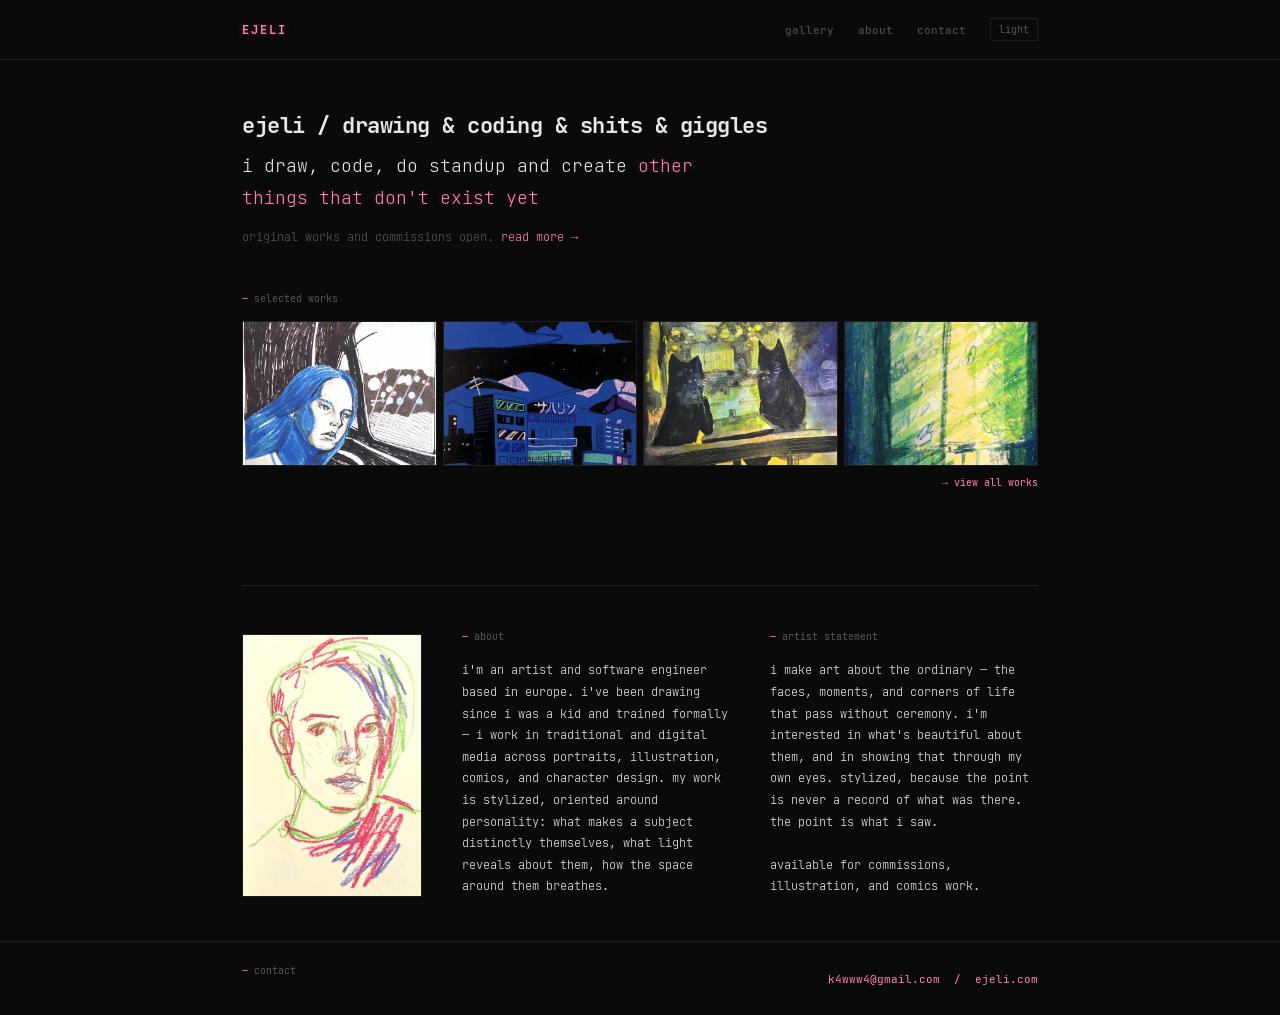
<file: index.html>
<!DOCTYPE html>
<html lang="en">
<head>
  <meta charset="UTF-8">
  <meta name="viewport" content="width=device-width, initial-scale=1.0">
  <title>ejeli</title>
  <meta name="description" content="i draw, code, do standup and create things that don't exist yet.">
  <meta property="og:title" content="ejeli">
  <meta property="og:description" content="i draw, code, do standup and create things that don't exist yet.">
  <meta property="og:image" content="https://ejeli.com/images/featured.jpg">
  <meta property="og:url" content="https://ejeli.com">
  <link rel="stylesheet" href="style.css">
  <!-- apply stored theme before first paint to prevent flash -->
  <script>if(localStorage.getItem('ejeli-theme')==='light')document.documentElement.classList.add('light');</script>
</head>
<body>

  <nav>
    <div class="container">
      <div class="nav-inner">
        <a href="index.html" class="nav-logo">EJELI</a>
        <div class="nav-links">
          <a href="gallery.html">gallery</a>
          <a href="#about">about</a>
          <a href="#contact">contact</a>
          <button class="theme-toggle" id="theme-toggle" aria-label="Toggle theme">light</button>
        </div>
      </div>
    </div>
  </nav>

  <main>
    <div class="container">

      <!-- Hero -->
      <section class="hero">
        <h1 class="hero-name">ejeli / drawing &amp; coding &amp; shits &amp; giggles</h1>
        <p class="tagline">i draw, code, do standup and create <span class="accent">other things that don't exist yet</span></p>
        <p class="hero-bio">original works and commissions open. <a href="#about" class="read-more">read more →</a></p>

        <p class="section-label">selected works</p>
        <div class="gallery-teaser">
          <a href="gallery.html" aria-label="blue monday">
            <img src="images/blue-monday.jpg" alt="blue monday — ink and marker drawing of a woman with bright blue hair sitting in a car" class="artwork-img" width="1222" height="1600" loading="lazy">
          </a>
          <a href="gallery.html" aria-label="sakhalin">
            <img src="images/sakhalin.jpg" alt="sakhalin — night street in deep blue and black, mountains behind" class="artwork-img" width="994" height="1600" loading="lazy">
          </a>
          <a href="dialogues.html" aria-label="dialogues series">
            <img src="images/dialogues-1.jpg" alt="dialogues series — watercolour of two black cats on a balcony at night" class="artwork-img" width="1101" height="1600" loading="lazy">
          </a>
          <a href="gallery.html" aria-label="light penetrating the balcony">
            <img src="images/light-penetrating-the-balcony.jpg" alt="light penetrating the balcony — green and yellow light through a balcony door in oil pastel" class="artwork-img" width="957" height="1600" loading="lazy">
          </a>
        </div>
        <a href="gallery.html" class="view-all">→ view all works</a>
      </section>

      <!-- About + Artist Statement -->
      <section class="about-section" id="about">
        <div class="about-grid">
          <div class="about-photo-col">
            <img src="images/portrait.jpg" alt="self-portrait in crayon — ejeli" class="about-photo" width="821" height="1200">
          </div>
          <div>
            <p class="section-label">about</p>
            <p class="about-body">i'm an artist and software engineer based in europe. i've been drawing since i was a kid and trained formally — i work in traditional and digital media across portraits, illustration, comics, and character design. my work is stylized, oriented around personality: what makes a subject distinctly themselves, what light reveals about them, how the space around them breathes.</p>
          </div>
          <div>
            <p class="section-label">artist statement</p>
            <p class="about-body">i make art about the ordinary — the faces, moments, and corners of life that pass without ceremony. i'm interested in what's beautiful about them, and in showing that through my own eyes. stylized, because the point is never a record of what was there. the point is what i saw.<br><br>available for commissions, illustration, and comics work.</p>
          </div>
        </div>
      </section>

    </div>
  </main>

  <footer id="contact">
    <div class="container">
      <div class="footer-inner">
        <span class="section-label">contact</span>
        <span class="footer-links">
          <a href="mailto:k4www4@gmail.com">k4www4@gmail.com</a>
          &nbsp;/&nbsp;
          <a href="https://ejeli.com" target="_blank" rel="noopener noreferrer">ejeli.com</a>
        </span>
      </div>
    </div>
  </footer>

  <script>
    (function () {
      var stored = localStorage.getItem('ejeli-theme');
      var btn = document.getElementById('theme-toggle');
      if (stored === 'light') {
        btn.textContent = 'dark';
      }
      btn.addEventListener('click', function () {
        var isLight = document.documentElement.classList.toggle('light');
        localStorage.setItem('ejeli-theme', isLight ? 'light' : 'dark');
        btn.textContent = isLight ? 'dark' : 'light';
      });
    })();
  </script>

</body>
</html>
</file>
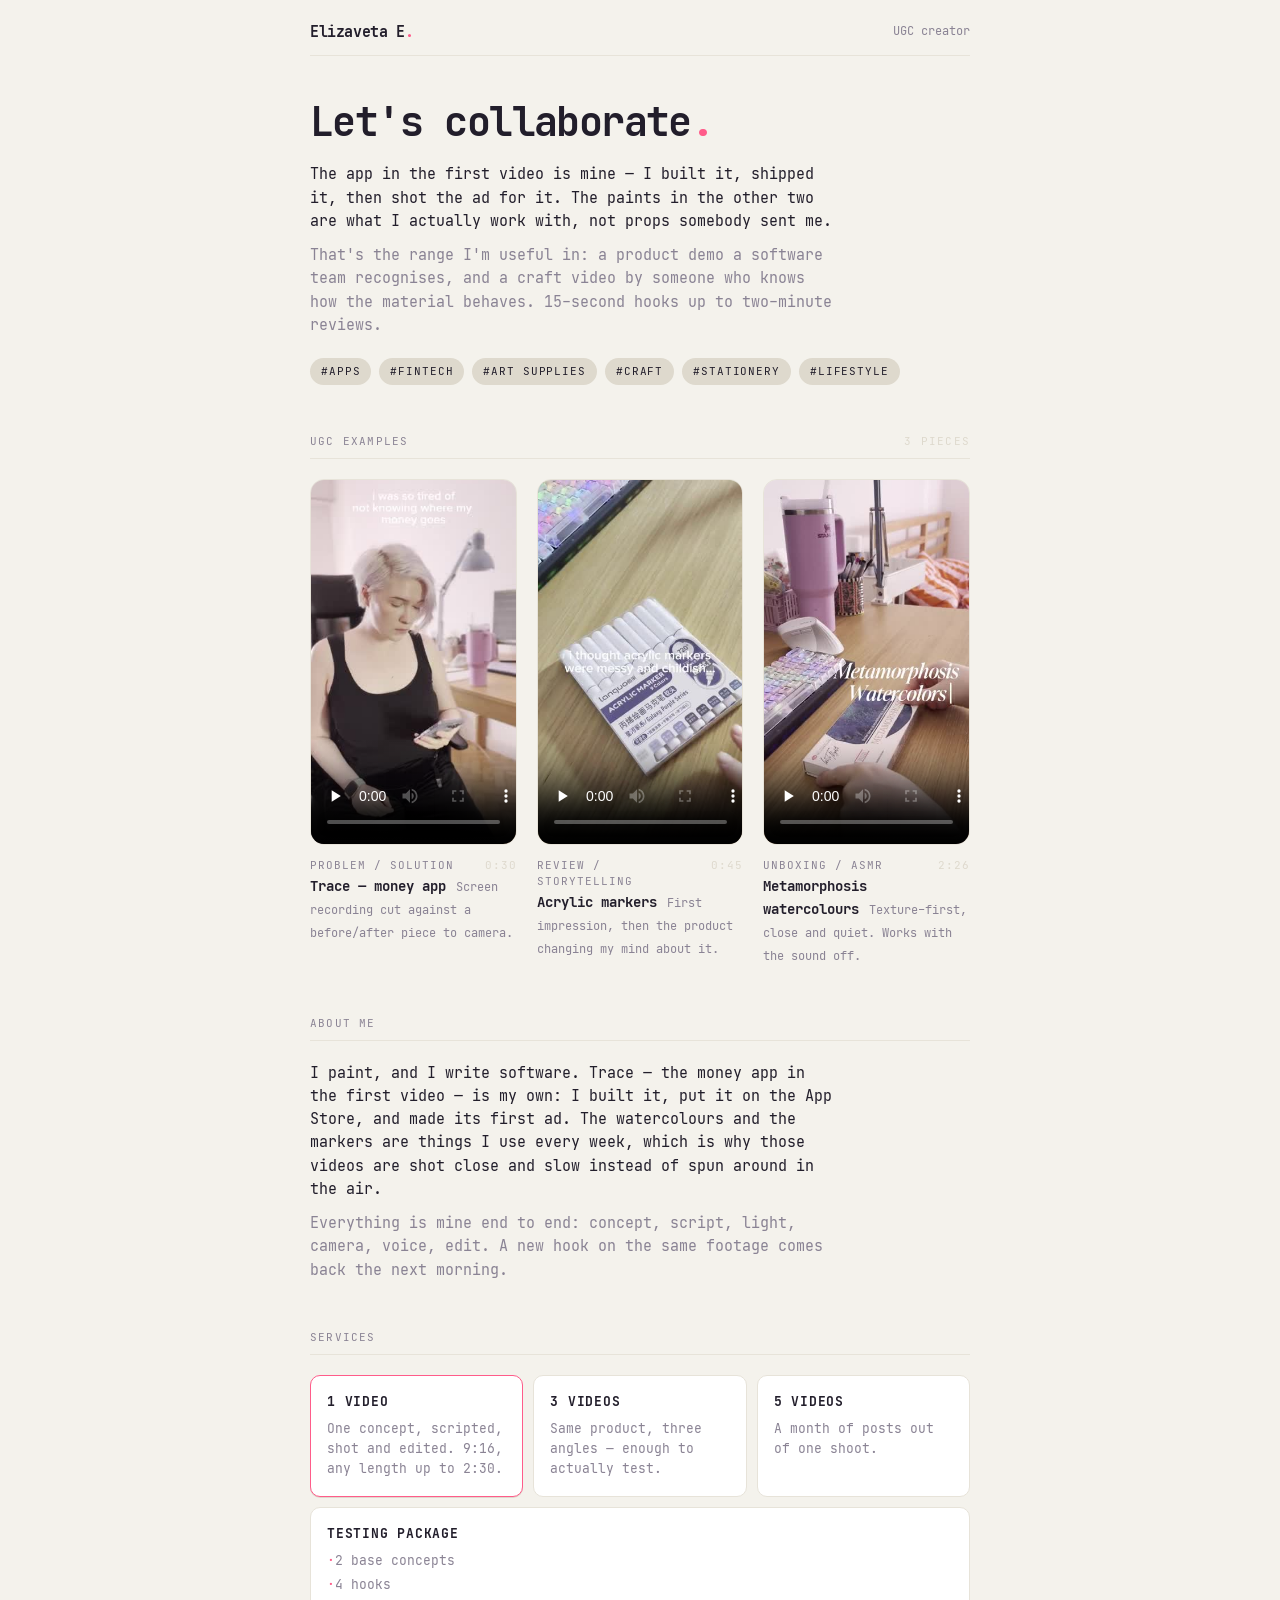
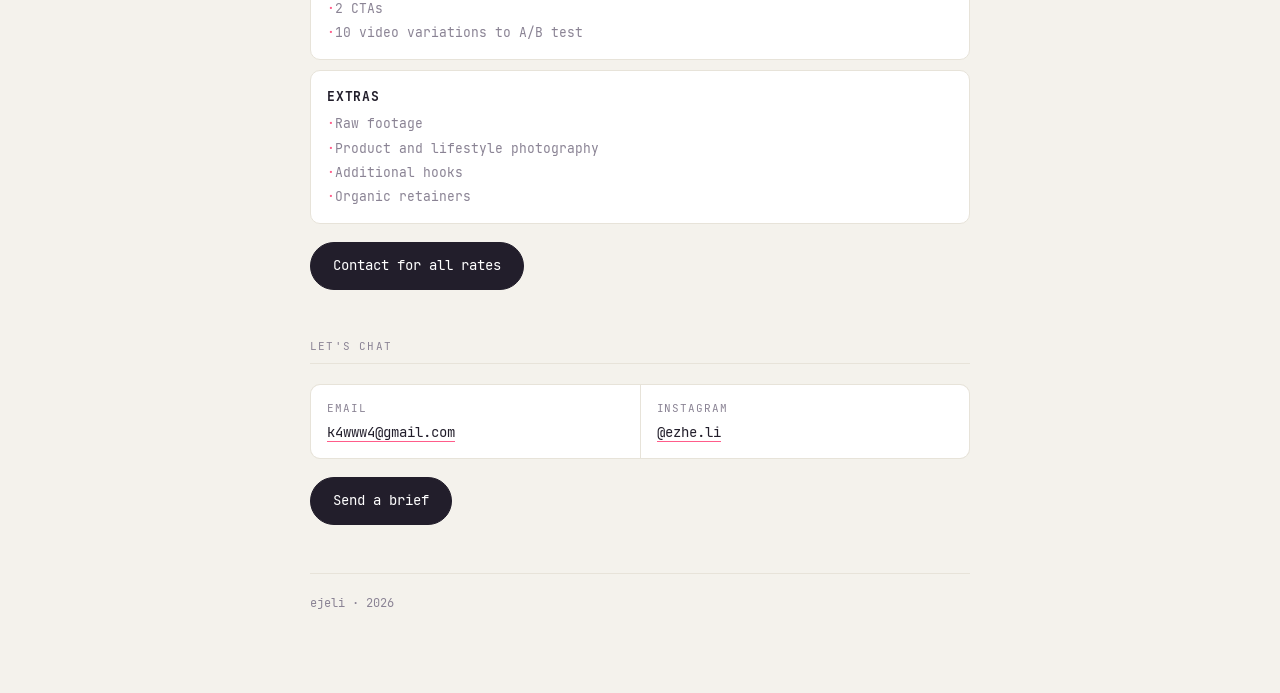
<file: ugc/index.html>
<!DOCTYPE html>
<html lang="en">
<head>
<meta charset="utf-8">
<meta name="viewport" content="width=device-width, initial-scale=1, viewport-fit=cover">
<title>Elizaveta E. — UGC Portfolio</title>
<meta name="description" content="UGC creator — short vertical video for apps, art supplies and craft brands. Concept, script, filming, voice-over, subtitles.">
<meta property="og:title" content="Elizaveta E. — UGC Portfolio">
<meta property="og:description" content="Short vertical video for apps, art supplies and craft brands.">
<meta property="og:image" content="https://ejeli.com/ugc/v/poster3.jpg">
<meta property="og:type" content="website">
<style>
  @font-face {
    font-family: 'JetBrains Mono'; font-style: normal; font-weight: 300; font-display: swap;
    src: url('../fonts/jetbrains-mono-light-latin.woff2') format('woff2');
  }
  @font-face {
    font-family: 'JetBrains Mono'; font-style: normal; font-weight: 400; font-display: swap;
    src: url('../fonts/jetbrains-mono-regular-latin.woff2') format('woff2');
  }
  @font-face {
    font-family: 'JetBrains Mono'; font-style: normal; font-weight: 700; font-display: swap;
    src: url('../fonts/jetbrains-mono-bold-latin.woff2') format('woff2');
  }

  /* Trace design tokens — light. Single-theme on purpose: this is the app's light identity. */
  :root {
    --bg: #F4F2EC;
    --surface: #FFFFFF;
    --text: #221E2B;
    --soft: #8A8394;
    --pri: #FF5C8A;
    --pri-dark: #E23E70;
    --pos: #B26B12;
    --line: #E7E3D9;
    --taupe: #DED9CD;
    --edge: #221E2B;
    --shadow: #DED9CD;
    --mono: 'JetBrains Mono', ui-monospace, 'SF Mono', Menlo, monospace;
  }

  *, *::before, *::after { margin: 0; padding: 0; box-sizing: border-box; }

  html { -webkit-text-size-adjust: 100%; }

  body {
    background: var(--bg);
    color: var(--text);
    font-family: var(--mono);
    font-weight: 400;
    line-height: 1.55;
    -webkit-font-smoothing: antialiased;
  }

  .page {
    max-width: 700px;
    margin: 0 auto;
    padding: 0 20px 80px;
  }

  .statusline {
    display: flex; align-items: center; justify-content: space-between; gap: 16px;
    padding: 20px 0 12px; border-bottom: 1px solid var(--line); margin-bottom: 44px;
  }
  .mark { font-size: 15px; font-weight: 700; letter-spacing: -0.4px; }
  .mark .dot { color: var(--pri); }
  .statusline .role { font-size: 12px; color: var(--soft); }

  section { margin-bottom: 48px; }

  h1 {
    font-size: 40px; font-weight: 700; letter-spacing: -1.6px; line-height: 1.1;
    text-wrap: balance; margin-bottom: 18px;
  }
  h1 .dot { color: var(--pri); }
  .lede { font-size: 15px; max-width: 58ch; }
  .lede + .lede { margin-top: 11px; color: var(--soft); }
  .lede strong { font-weight: 700; color: var(--text); }

  .niches { display: flex; flex-wrap: wrap; gap: 8px; margin-top: 22px; }
  .niche {
    font-size: 11px; letter-spacing: 0.08em; text-transform: uppercase;
    padding: 5px 11px; border-radius: 999px; background: var(--taupe); color: var(--text);
  }

  .label {
    font-size: 11px; letter-spacing: 0.11em; text-transform: uppercase; color: var(--soft);
    padding-bottom: 8px; border-bottom: 1px solid var(--line); margin-bottom: 20px;
    display: flex; justify-content: space-between; gap: 12px;
  }
  .label .count { color: var(--taupe); }

  /* --- examples --- */
  .examples { display: grid; grid-template-columns: repeat(3, 1fr); gap: 20px; }
  figure { display: flex; flex-direction: column; }
  .frame {
    border-radius: 14px; border: 1px solid var(--line); background: var(--surface);
    overflow: hidden; line-height: 0;
  }
  .frame video { width: 100%; aspect-ratio: 9 / 16; object-fit: cover; display: block; }
  figcaption { line-height: 1.45; }
  .fmt {
    font-size: 11px; letter-spacing: 0.09em; text-transform: uppercase;
    margin-top: 13px; color: var(--soft);
    display: flex; justify-content: space-between; gap: 8px;
  }
  .fmt .dur { font-variant-numeric: tabular-nums; color: var(--taupe); }
  .who { font-size: 14px; font-weight: 700; margin-top: 3px; }
  .note { font-size: 12px; color: var(--soft); margin-top: 5px; }

  /* --- services --- */
  .packs { display: grid; grid-template-columns: repeat(3, 1fr); gap: 10px; }
  .pack {
    background: var(--surface); border: 1px solid var(--line); border-radius: 10px;
    padding: 16px; display: flex; flex-direction: column; gap: 7px;
  }
  .pack.wide { grid-column: 1 / -1; }
  .pack h3 { font-size: 13px; letter-spacing: 0.06em; text-transform: uppercase; font-weight: 700; }
  .pack p, .pack li { font-size: 13px; color: var(--soft); }
  .pack ul { list-style: none; display: flex; flex-direction: column; gap: 4px; }
  .pack ul li::before { content: "\00B7 "; color: var(--pri); }
  .pack.feature { border-color: var(--pri); box-shadow: 0 1px 0 var(--shadow); }

  .cta-row { margin-top: 18px; display: flex; flex-wrap: wrap; gap: 10px; }
  .btn {
    display: inline-block; font-size: 14px; text-decoration: none; font-family: inherit;
    background: var(--edge); color: var(--surface); border: 1px solid var(--edge);
    border-radius: 999px; padding: 12px 22px;
    transition: background 0.15s ease, color 0.15s ease, border-color 0.15s ease;
  }
  .btn.ghost { background: var(--surface); color: var(--text); }
  .btn:hover { background: var(--pri); border-color: var(--pri); color: var(--surface); }
  .btn:focus-visible { outline: 2px solid var(--pri); outline-offset: 3px; }

  .contact {
    display: grid; grid-template-columns: repeat(2, 1fr); gap: 1px;
    background: var(--line); border: 1px solid var(--line);
    border-radius: 10px; overflow: hidden; margin-bottom: 18px;
  }
  .contact div { background: var(--surface); padding: 15px 16px; }
  .contact dt { font-size: 11px; letter-spacing: 0.09em; text-transform: uppercase; color: var(--soft); }
  .contact dd { font-size: 14px; margin-top: 5px; }
  .contact a { color: var(--text); text-decoration: none; border-bottom: 1px solid var(--pri); }
  .contact a:hover { color: var(--pri-dark); }

  footer {
    border-top: 1px solid var(--line); padding-top: 20px; font-size: 12px; color: var(--soft);
    display: flex; justify-content: space-between; gap: 12px; flex-wrap: wrap;
  }
  footer a { color: var(--soft); text-decoration: none; border-bottom: 1px solid var(--taupe); }
  footer a:hover { color: var(--text); border-bottom-color: var(--pri); }

  @media (max-width: 620px) {
    h1 { font-size: 30px; letter-spacing: -1.1px; }
    .examples { grid-template-columns: 1fr; gap: 28px; }
    .packs { grid-template-columns: 1fr; }
    .contact { grid-template-columns: 1fr; }
  }
  @media (prefers-reduced-motion: reduce) { * { transition: none !important; } }
</style>
</head>
<body>
<div class="page">

  <header class="statusline">
    <span class="mark">Elizaveta E<span class="dot">.</span></span>
    <span class="role">UGC creator</span>
  </header>

  <section>
    <h1>Let's collaborate<span class="dot">.</span></h1>
    <p class="lede">The app in the first video is mine — I built it, shipped it, then shot the ad for it.
      The paints in the other two are what I actually work with, not props somebody sent me.</p>
    <p class="lede">That's the range I'm useful in: a product demo a software team recognises, and a craft
      video by someone who knows how the material behaves. 15-second hooks up to two-minute reviews.</p>
    <div class="niches">
      <span class="niche">#apps</span>
      <span class="niche">#fintech</span>
      <span class="niche">#art&nbsp;supplies</span>
      <span class="niche">#craft</span>
      <span class="niche">#stationery</span>
      <span class="niche">#lifestyle</span>
    </div>
  </section>

  <section>
    <div class="label"><span>UGC examples</span><span class="count">3 pieces</span></div>
    <div class="examples">

      <figure>
        <div class="frame">
          <video src="v/video3.mp4" poster="v/poster3.jpg" controls playsinline preload="none"></video>
        </div>
        <figcaption>
          <span class="fmt"><span>Problem / solution</span><span class="dur">0:30</span></span>
          <span class="who">Trace — money app</span>
          <span class="note">Screen recording cut against a before/after piece to camera.</span>
        </figcaption>
      </figure>

      <figure>
        <div class="frame">
          <video src="v/video1.mp4" poster="v/poster1.jpg" controls playsinline preload="none"></video>
        </div>
        <figcaption>
          <span class="fmt"><span>Review / storytelling</span><span class="dur">0:45</span></span>
          <span class="who">Acrylic markers</span>
          <span class="note">First impression, then the product changing my mind about it.</span>
        </figcaption>
      </figure>

      <figure>
        <div class="frame">
          <video src="v/video2.mp4" poster="v/poster2.jpg" controls playsinline preload="none"></video>
        </div>
        <figcaption>
          <span class="fmt"><span>Unboxing / ASMR</span><span class="dur">2:26</span></span>
          <span class="who">Metamorphosis watercolours</span>
          <span class="note">Texture-first, close and quiet. Works with the sound off.</span>
        </figcaption>
      </figure>

    </div>
  </section>

  <section>
    <div class="label"><span>About me</span></div>
    <p class="lede">I paint, and I write software. Trace — the money app in the first video — is my own:
      I built it, put it on the App Store, and made its first ad. The watercolours and the markers are things
      I use every week, which is why those videos are shot close and slow instead of spun around in the air.</p>
    <p class="lede">Everything is mine end to end: concept, script, light, camera, voice, edit. A new hook on
      the same footage comes back the next morning.</p>
  </section>

  <section>
    <div class="label"><span>Services</span></div>
    <div class="packs">

      <div class="pack feature">
        <h3>1 video</h3>
        <p>One concept, scripted, shot and edited. 9:16, any length up to 2:30.</p>
      </div>

      <div class="pack">
        <h3>3 videos</h3>
        <p>Same product, three angles &mdash; enough to actually test.</p>
      </div>

      <div class="pack">
        <h3>5 videos</h3>
        <p>A month of posts out of one shoot.</p>
      </div>

      <div class="pack wide">
        <h3>Testing package</h3>
        <ul>
          <li>2 base concepts</li>
          <li>4 hooks</li>
          <li>2 CTAs</li>
          <li>10 video variations to A/B test</li>
        </ul>
      </div>

      <div class="pack wide">
        <h3>Extras</h3>
        <ul>
          <li>Raw footage</li>
          <li>Product and lifestyle photography</li>
          <li>Additional hooks</li>
          <li>Organic retainers</li>
        </ul>
      </div>

    </div>
    <div class="cta-row"><a class="btn" href="mailto:k4www4@gmail.com?subject=UGC%20brief">Contact for all rates</a></div>
  </section>

  <section>
    <div class="label"><span>Let's chat</span></div>
    <dl class="contact">
      <div><dt>Email</dt><dd><a href="mailto:k4www4@gmail.com">k4www4@gmail.com</a></dd></div>
      <div><dt>Instagram</dt><dd><a href="https://instagram.com/ezhe.li" rel="me">@ezhe.li</a></dd></div>
    </dl>
    <div class="cta-row">
      <a class="btn" href="mailto:k4www4@gmail.com?subject=UGC%20brief">Send a brief</a>
    </div>
  </section>

  <footer>
    <span>ejeli &middot; 2026</span>
  </footer>

</div>
</body>
</html>
</file>
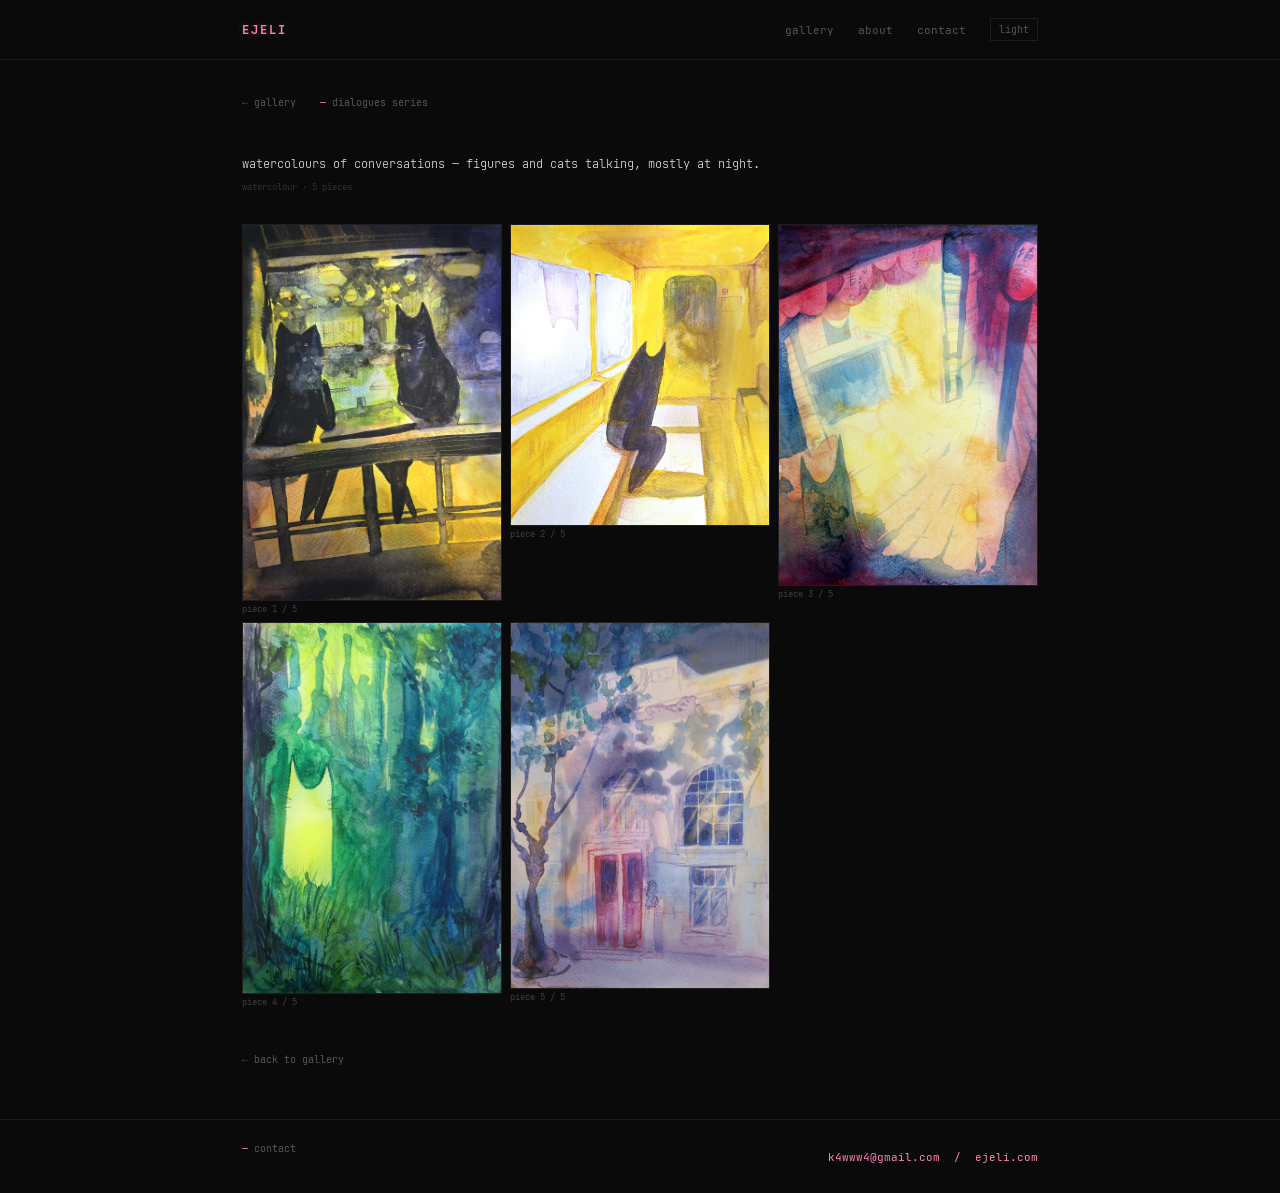
<file: dialogues.html>
<!DOCTYPE html>
<html lang="en">
<head>
  <meta charset="UTF-8">
  <meta name="viewport" content="width=device-width, initial-scale=1.0">
  <title>ejeli — dialogues series</title>
  <meta name="description" content="watercolours of conversations — figures and cats talking, mostly at night.">
  <meta property="og:title" content="ejeli — dialogues series">
  <meta property="og:description" content="watercolours of conversations — figures and cats talking, mostly at night.">
  <meta property="og:image" content="https://ejeli.com/images/dialogues-1.jpg">
  <meta property="og:url" content="https://ejeli.com/dialogues.html">
  <link rel="stylesheet" href="style.css">
  <!-- apply stored theme before first paint to prevent flash -->
  <script>if(localStorage.getItem('ejeli-theme')==='light')document.documentElement.classList.add('light');</script>
</head>
<body>

  <nav>
    <div class="container">
      <div class="nav-inner">
        <a href="index.html" class="nav-logo">EJELI</a>
        <div class="nav-links">
          <a href="gallery.html">gallery</a>
          <a href="index.html#about">about</a>
          <a href="index.html#contact">contact</a>
          <button class="theme-toggle" id="theme-toggle" aria-label="Toggle theme">light</button>
        </div>
      </div>
    </div>
  </nav>

  <main>
    <div class="container">

      <div class="gallery-header">
        <a href="gallery.html" class="back-link">← gallery</a>
        <p class="section-label">dialogues series</p>
      </div>

      <p class="series-intro">watercolours of conversations — figures and cats talking, mostly at night.<br><span class="artwork-meta">watercolour · 5 pieces</span></p>

      <div class="series-gallery">
        <div class="artwork">
          <a href="images/dialogues-1.jpg" aria-label="dialogues series, piece 1 — open full size">
            <img src="images/dialogues-1.jpg" alt="dialogues series, piece 1 of 5" class="artwork-img" width="1101" height="1600" loading="lazy">
          </a>
          <p class="artwork-meta">piece 1 / 5</p>
        </div>
        <div class="artwork">
          <a href="images/dialogues-2.jpg" aria-label="dialogues series, piece 2 — open full size">
            <img src="images/dialogues-2.jpg" alt="dialogues series, piece 2 of 5" class="artwork-img" width="1375" height="1600" loading="lazy">
          </a>
          <p class="artwork-meta">piece 2 / 5</p>
        </div>
        <div class="artwork">
          <a href="images/dialogues-3.jpg" aria-label="dialogues series, piece 3 — open full size">
            <img src="images/dialogues-3.jpg" alt="dialogues series, piece 3 of 5" class="artwork-img" width="1146" height="1600" loading="lazy">
          </a>
          <p class="artwork-meta">piece 3 / 5</p>
        </div>
        <div class="artwork">
          <a href="images/dialogues-4.jpg" aria-label="dialogues series, piece 4 — open full size">
            <img src="images/dialogues-4.jpg" alt="dialogues series, piece 4 of 5" class="artwork-img" width="1116" height="1600" loading="lazy">
          </a>
          <p class="artwork-meta">piece 4 / 5</p>
        </div>
        <div class="artwork">
          <a href="images/dialogues-5.jpg" aria-label="dialogues series, piece 5 — open full size">
            <img src="images/dialogues-5.jpg" alt="dialogues series, piece 5 of 5" class="artwork-img" width="1130" height="1600" loading="lazy">
          </a>
          <p class="artwork-meta">piece 5 / 5</p>
        </div>
      </div>

      <p class="series-end"><a href="gallery.html" class="back-link">← back to gallery</a></p>

    </div>
  </main>

  <footer id="contact">
    <div class="container">
      <div class="footer-inner">
        <span class="section-label">contact</span>
        <span class="footer-links">
          <a href="mailto:k4www4@gmail.com">k4www4@gmail.com</a>
          &nbsp;/&nbsp;
          <a href="https://ejeli.com" target="_blank" rel="noopener noreferrer">ejeli.com</a>
        </span>
      </div>
    </div>
  </footer>

  <script>
    (function () {
      var stored = localStorage.getItem('ejeli-theme');
      var btn = document.getElementById('theme-toggle');
      if (stored === 'light') {
        btn.textContent = 'dark';
      }
      btn.addEventListener('click', function () {
        var isLight = document.documentElement.classList.toggle('light');
        localStorage.setItem('ejeli-theme', isLight ? 'light' : 'dark');
        btn.textContent = isLight ? 'dark' : 'light';
      });
    })();
  </script>

</body>
</html>
</file>
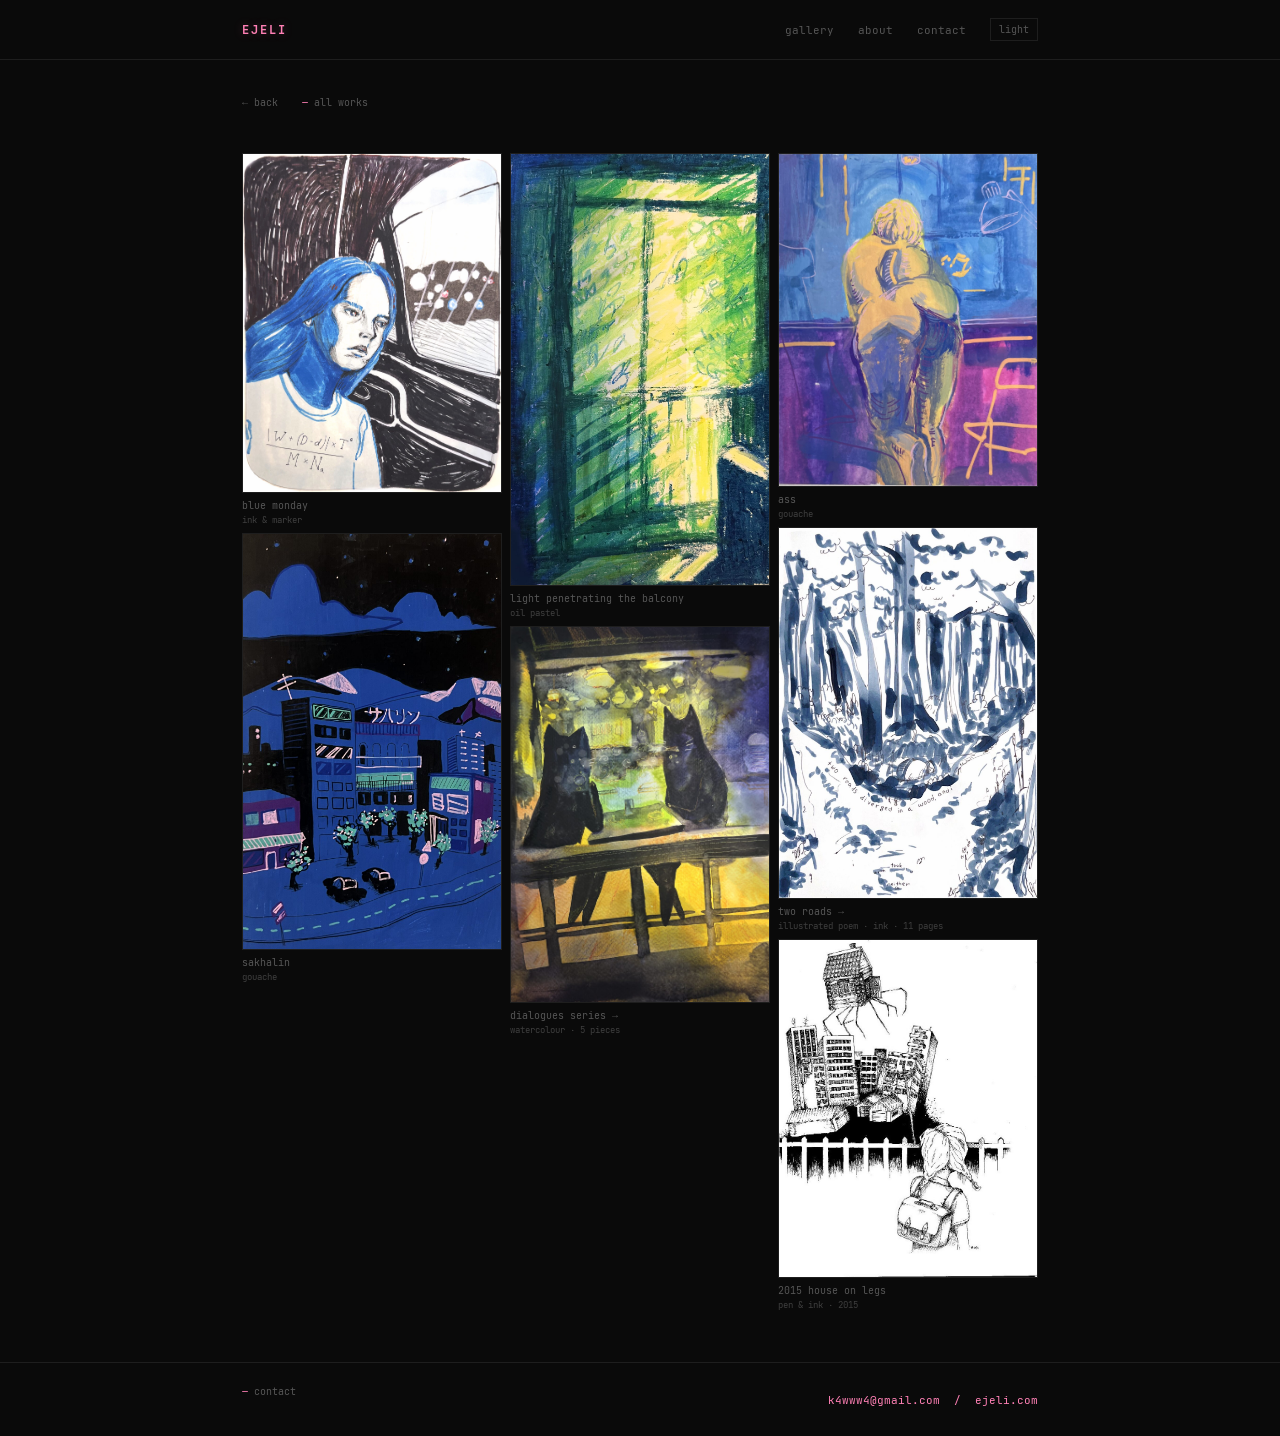
<file: gallery.html>
<!DOCTYPE html>
<html lang="en">
<head>
  <meta charset="UTF-8">
  <meta name="viewport" content="width=device-width, initial-scale=1.0">
  <title>ejeli — gallery</title>
  <meta name="description" content="paintings, ink drawings, illustrated poems and comics by ejeli.">
  <link rel="stylesheet" href="style.css">
  <!-- apply stored theme before first paint to prevent flash -->
  <script>if(localStorage.getItem('ejeli-theme')==='light')document.documentElement.classList.add('light');</script>
</head>
<body>

  <nav>
    <div class="container">
      <div class="nav-inner">
        <a href="index.html" class="nav-logo">EJELI</a>
        <div class="nav-links">
          <a href="gallery.html">gallery</a>
          <a href="index.html#about">about</a>
          <a href="index.html#contact">contact</a>
          <button class="theme-toggle" id="theme-toggle" aria-label="Toggle theme">light</button>
        </div>
      </div>
    </div>
  </nav>

  <main>
    <div class="container">

      <div class="gallery-header">
        <a href="index.html" class="back-link">← back</a>
        <p class="section-label">all works</p>
      </div>

      <div class="masonry">

        <div class="artwork">
          <img src="images/blue-monday.jpg" alt="blue monday — ink and marker drawing of a woman with bright blue hair sitting in a car, turned toward the viewer, a formula written across her shirt" class="artwork-img" width="1222" height="1600" loading="lazy">
          <p class="artwork-title">blue monday</p>
          <p class="artwork-meta">ink &amp; marker</p>
        </div>

        <div class="artwork">
          <img src="images/sakhalin.jpg" alt="sakhalin — night street painted in deep blue and black, low buildings with a sign in Japanese katakana, snow-capped mountains behind, parked cars and small trees" class="artwork-img" width="994" height="1600" loading="lazy">
          <p class="artwork-title">sakhalin</p>
          <p class="artwork-meta">gouache</p>
        </div>

        <div class="artwork">
          <img src="images/light-penetrating-the-balcony.jpg" alt="light penetrating the balcony — green and yellow light flooding through a balcony door, painted in loose oil pastel over deep blue shadow" class="artwork-img" width="957" height="1600" loading="lazy">
          <p class="artwork-title">light penetrating the balcony</p>
          <p class="artwork-meta">oil pastel</p>
        </div>

        <div class="artwork">
          <a href="dialogues.html">
            <img src="images/dialogues-1.jpg" alt="dialogues series — watercolour of two black cats sitting on a balcony at night, one smoking, city light glowing yellow behind them" class="artwork-img" width="1101" height="1600" loading="lazy">
          </a>
          <p class="artwork-title"><a href="dialogues.html">dialogues series →</a></p>
          <p class="artwork-meta">watercolour · 5 pieces</p>
        </div>

        <div class="artwork">
          <img src="images/ass.jpg" alt="ass — gouache painting of a nude figure seen from behind, seated at a bar counter in yellow and green against blue and magenta" class="artwork-img" width="1243" height="1600" loading="lazy">
          <p class="artwork-title">ass</p>
          <p class="artwork-meta">gouache</p>
        </div>

        <div class="artwork">
          <a href="two-roads.html">
            <img src="images/two-roads-1.jpg" alt="two roads — blue ink wash of a forest path, with the handwritten line “two roads diverged in a wood, and i took neither”" class="artwork-img" width="994" height="1424" loading="lazy">
          </a>
          <p class="artwork-title"><a href="two-roads.html">two roads →</a></p>
          <p class="artwork-meta">illustrated poem · ink · 11 pages</p>
        </div>

        <div class="artwork">
          <img src="images/house-on-legs.jpg" alt="2015 house on legs — pen drawing of a schoolgirl with a backpack looking at a wooden house walking on spindly legs above a cluster of apartment blocks" class="artwork-img" width="696" height="911" loading="lazy">
          <p class="artwork-title">2015 house on legs</p>
          <p class="artwork-meta">pen &amp; ink · 2015</p>
        </div>

      </div>
    </div>
  </main>

  <footer id="contact">
    <div class="container">
      <div class="footer-inner">
        <span class="section-label">contact</span>
        <span class="footer-links">
          <a href="mailto:k4www4@gmail.com">k4www4@gmail.com</a>
          &nbsp;/&nbsp;
          <a href="https://ejeli.com" target="_blank" rel="noopener noreferrer">ejeli.com</a>
        </span>
      </div>
    </div>
  </footer>

  <script>
    (function () {
      var stored = localStorage.getItem('ejeli-theme');
      var btn = document.getElementById('theme-toggle');
      if (stored === 'light') {
        btn.textContent = 'dark';
      }
      btn.addEventListener('click', function () {
        var isLight = document.documentElement.classList.toggle('light');
        localStorage.setItem('ejeli-theme', isLight ? 'light' : 'dark');
        btn.textContent = isLight ? 'dark' : 'light';
      });
    })();
  </script>

</body>
</html>
</file>
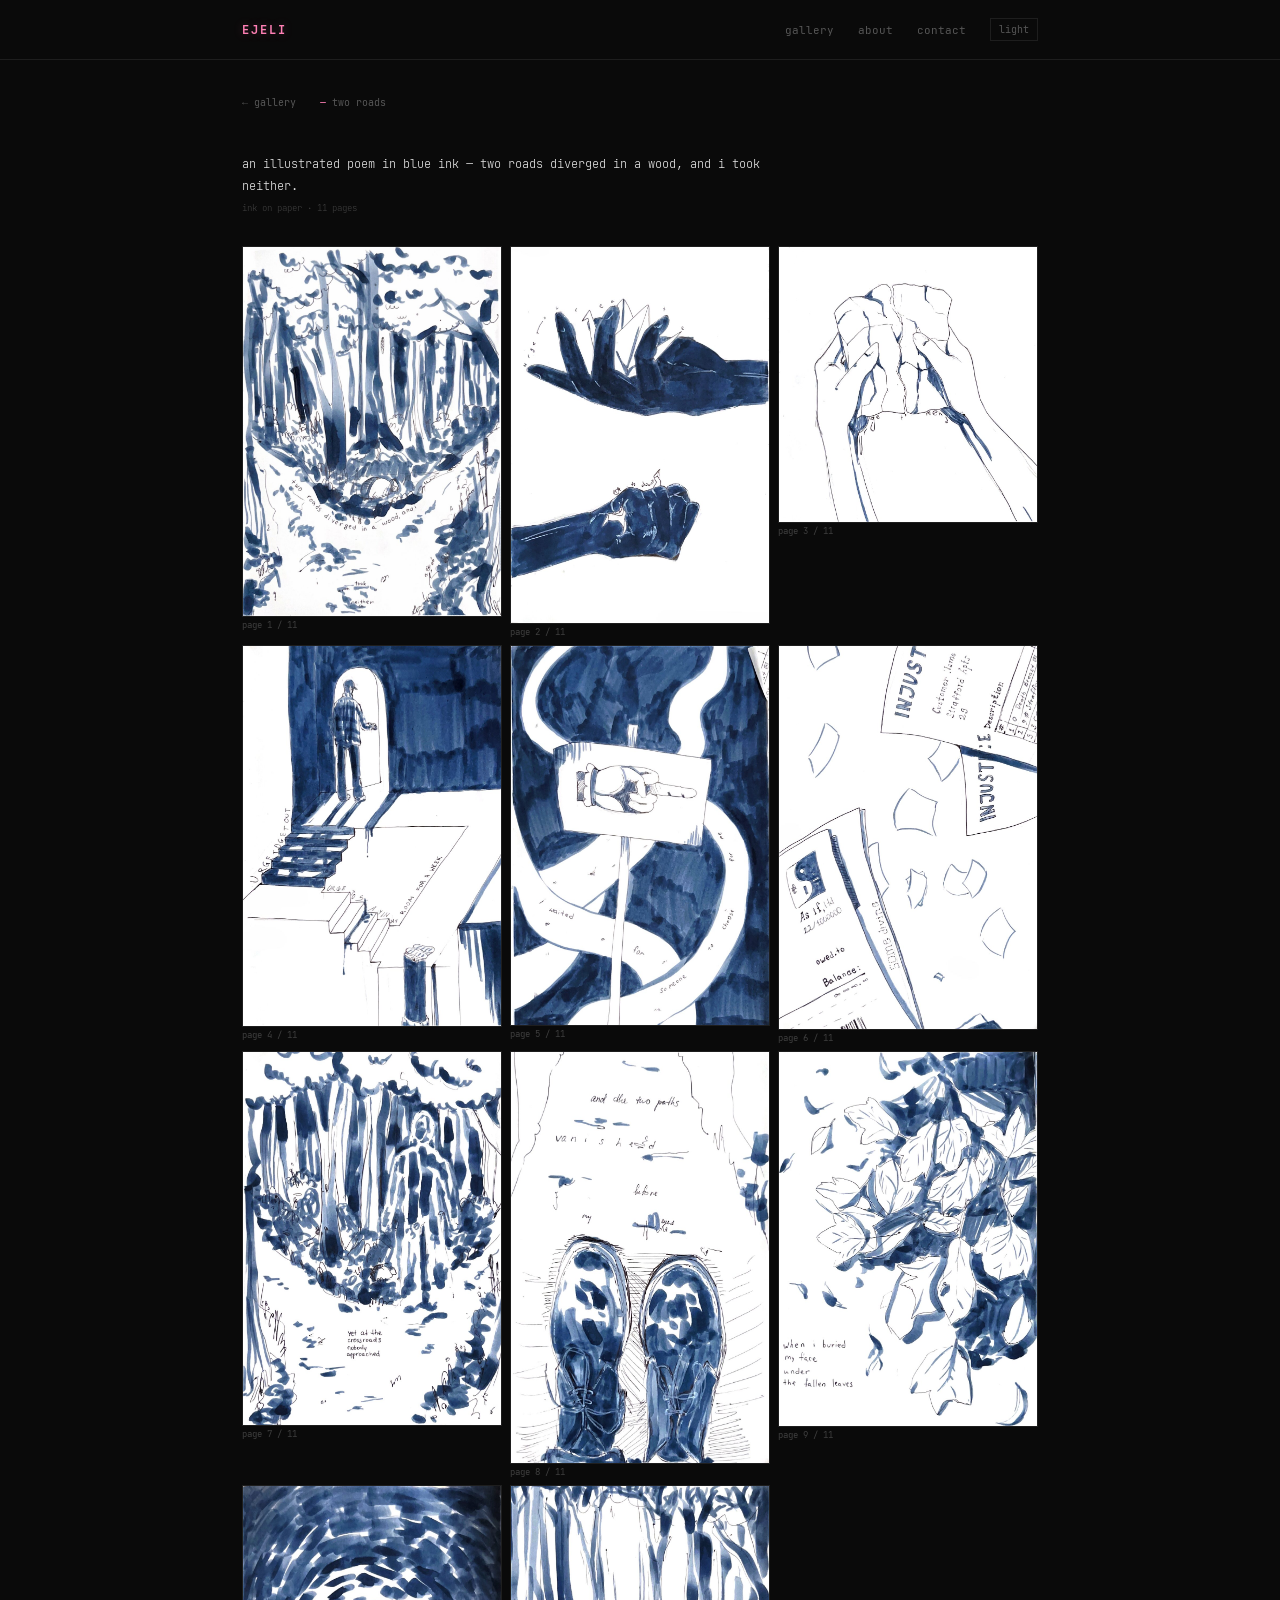
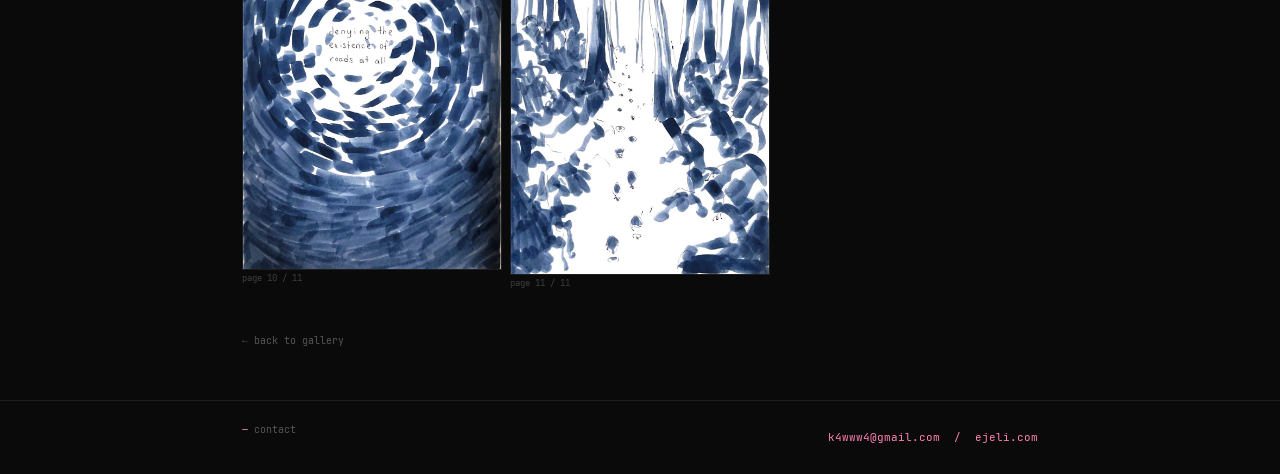
<file: two-roads.html>
<!DOCTYPE html>
<html lang="en">
<head>
  <meta charset="UTF-8">
  <meta name="viewport" content="width=device-width, initial-scale=1.0">
  <title>ejeli — two roads</title>
  <meta name="description" content="an illustrated poem in blue ink — two roads diverged in a wood, and i took neither.">
  <meta property="og:title" content="ejeli — two roads">
  <meta property="og:description" content="an illustrated poem in blue ink — two roads diverged in a wood, and i took neither.">
  <meta property="og:image" content="https://ejeli.com/images/two-roads-1.jpg">
  <meta property="og:url" content="https://ejeli.com/two-roads.html">
  <link rel="stylesheet" href="style.css">
  <!-- apply stored theme before first paint to prevent flash -->
  <script>if(localStorage.getItem('ejeli-theme')==='light')document.documentElement.classList.add('light');</script>
</head>
<body>

  <nav>
    <div class="container">
      <div class="nav-inner">
        <a href="index.html" class="nav-logo">EJELI</a>
        <div class="nav-links">
          <a href="gallery.html">gallery</a>
          <a href="index.html#about">about</a>
          <a href="index.html#contact">contact</a>
          <button class="theme-toggle" id="theme-toggle" aria-label="Toggle theme">light</button>
        </div>
      </div>
    </div>
  </nav>

  <main>
    <div class="container">

      <div class="gallery-header">
        <a href="gallery.html" class="back-link">← gallery</a>
        <p class="section-label">two roads</p>
      </div>

      <p class="series-intro">an illustrated poem in blue ink — two roads diverged in a wood, and i took neither.<br><span class="artwork-meta">ink on paper · 11 pages</span></p>

      <div class="series-gallery">
        <div class="artwork">
          <a href="images/two-roads-1.jpg" aria-label="two roads, page 1 — open full size">
            <img src="images/two-roads-1.jpg" alt="two roads, page 1 of 11" class="artwork-img" width="994" height="1424" loading="lazy">
          </a>
          <p class="artwork-meta">page 1 / 11</p>
        </div>
        <div class="artwork">
          <a href="images/two-roads-2.jpg" aria-label="two roads, page 2 — open full size">
            <img src="images/two-roads-2.jpg" alt="two roads, page 2 of 11" class="artwork-img" width="992" height="1445" loading="lazy">
          </a>
          <p class="artwork-meta">page 2 / 11</p>
        </div>
        <div class="artwork">
          <a href="images/two-roads-3.jpg" aria-label="two roads, page 3 — open full size">
            <img src="images/two-roads-3.jpg" alt="two roads, page 3 of 11" class="artwork-img" width="963" height="1026" loading="lazy">
          </a>
          <p class="artwork-meta">page 3 / 11</p>
        </div>
        <div class="artwork">
          <a href="images/two-roads-4.jpg" aria-label="two roads, page 4 — open full size">
            <img src="images/two-roads-4.jpg" alt="two roads, page 4 of 11" class="artwork-img" width="952" height="1403" loading="lazy">
          </a>
          <p class="artwork-meta">page 4 / 11</p>
        </div>
        <div class="artwork">
          <a href="images/two-roads-5.jpg" aria-label="two roads, page 5 — open full size">
            <img src="images/two-roads-5.jpg" alt="two roads, page 5 of 11" class="artwork-img" width="974" height="1434" loading="lazy">
          </a>
          <p class="artwork-meta">page 5 / 11</p>
        </div>
        <div class="artwork">
          <a href="images/two-roads-6.jpg" aria-label="two roads, page 6 — open full size">
            <img src="images/two-roads-6.jpg" alt="two roads, page 6 of 11" class="artwork-img" width="962" height="1431" loading="lazy">
          </a>
          <p class="artwork-meta">page 6 / 11</p>
        </div>
        <div class="artwork">
          <a href="images/two-roads-7.jpg" aria-label="two roads, page 7 — open full size">
            <img src="images/two-roads-7.jpg" alt="two roads, page 7 of 11" class="artwork-img" width="990" height="1430" loading="lazy">
          </a>
          <p class="artwork-meta">page 7 / 11</p>
        </div>
        <div class="artwork">
          <a href="images/two-roads-8.jpg" aria-label="two roads, page 8 — open full size">
            <img src="images/two-roads-8.jpg" alt="two roads, page 8 of 11" class="artwork-img" width="895" height="1423" loading="lazy">
          </a>
          <p class="artwork-meta">page 8 / 11</p>
        </div>
        <div class="artwork">
          <a href="images/two-roads-9.jpg" aria-label="two roads, page 9 — open full size">
            <img src="images/two-roads-9.jpg" alt="two roads, page 9 of 11" class="artwork-img" width="956" height="1383" loading="lazy">
          </a>
          <p class="artwork-meta">page 9 / 11</p>
        </div>
        <div class="artwork">
          <a href="images/two-roads-10.jpg" aria-label="two roads, page 10 — open full size">
            <img src="images/two-roads-10.jpg" alt="two roads, page 10 of 11" class="artwork-img" width="962" height="1430" loading="lazy">
          </a>
          <p class="artwork-meta">page 10 / 11</p>
        </div>
        <div class="artwork">
          <a href="images/two-roads-11.jpg" aria-label="two roads, page 11 — open full size">
            <img src="images/two-roads-11.jpg" alt="two roads, page 11 of 11" class="artwork-img" width="950" height="1430" loading="lazy">
          </a>
          <p class="artwork-meta">page 11 / 11</p>
        </div>
      </div>

      <p class="series-end"><a href="gallery.html" class="back-link">← back to gallery</a></p>

    </div>
  </main>

  <footer id="contact">
    <div class="container">
      <div class="footer-inner">
        <span class="section-label">contact</span>
        <span class="footer-links">
          <a href="mailto:k4www4@gmail.com">k4www4@gmail.com</a>
          &nbsp;/&nbsp;
          <a href="https://ejeli.com" target="_blank" rel="noopener noreferrer">ejeli.com</a>
        </span>
      </div>
    </div>
  </footer>

  <script>
    (function () {
      var stored = localStorage.getItem('ejeli-theme');
      var btn = document.getElementById('theme-toggle');
      if (stored === 'light') {
        btn.textContent = 'dark';
      }
      btn.addEventListener('click', function () {
        var isLight = document.documentElement.classList.toggle('light');
        localStorage.setItem('ejeli-theme', isLight ? 'light' : 'dark');
        btn.textContent = isLight ? 'dark' : 'light';
      });
    })();
  </script>

</body>
</html>
</file>
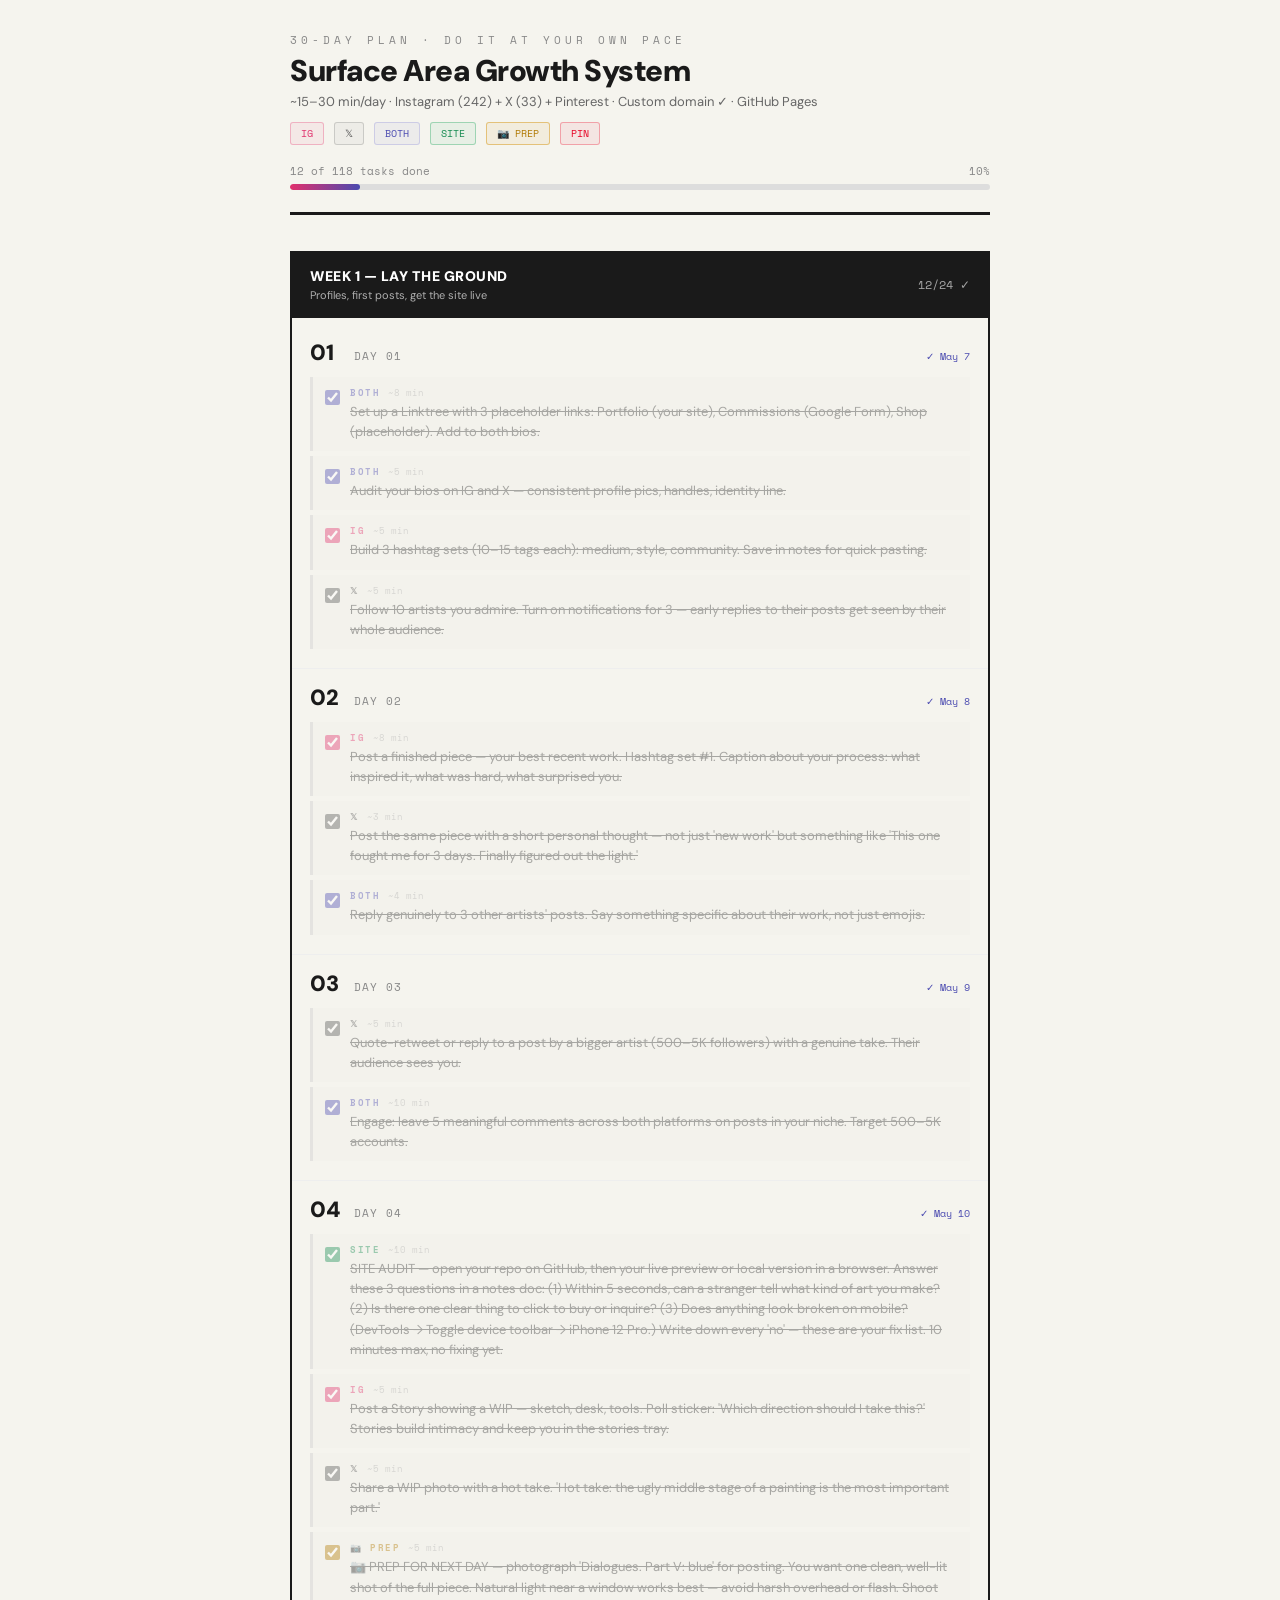
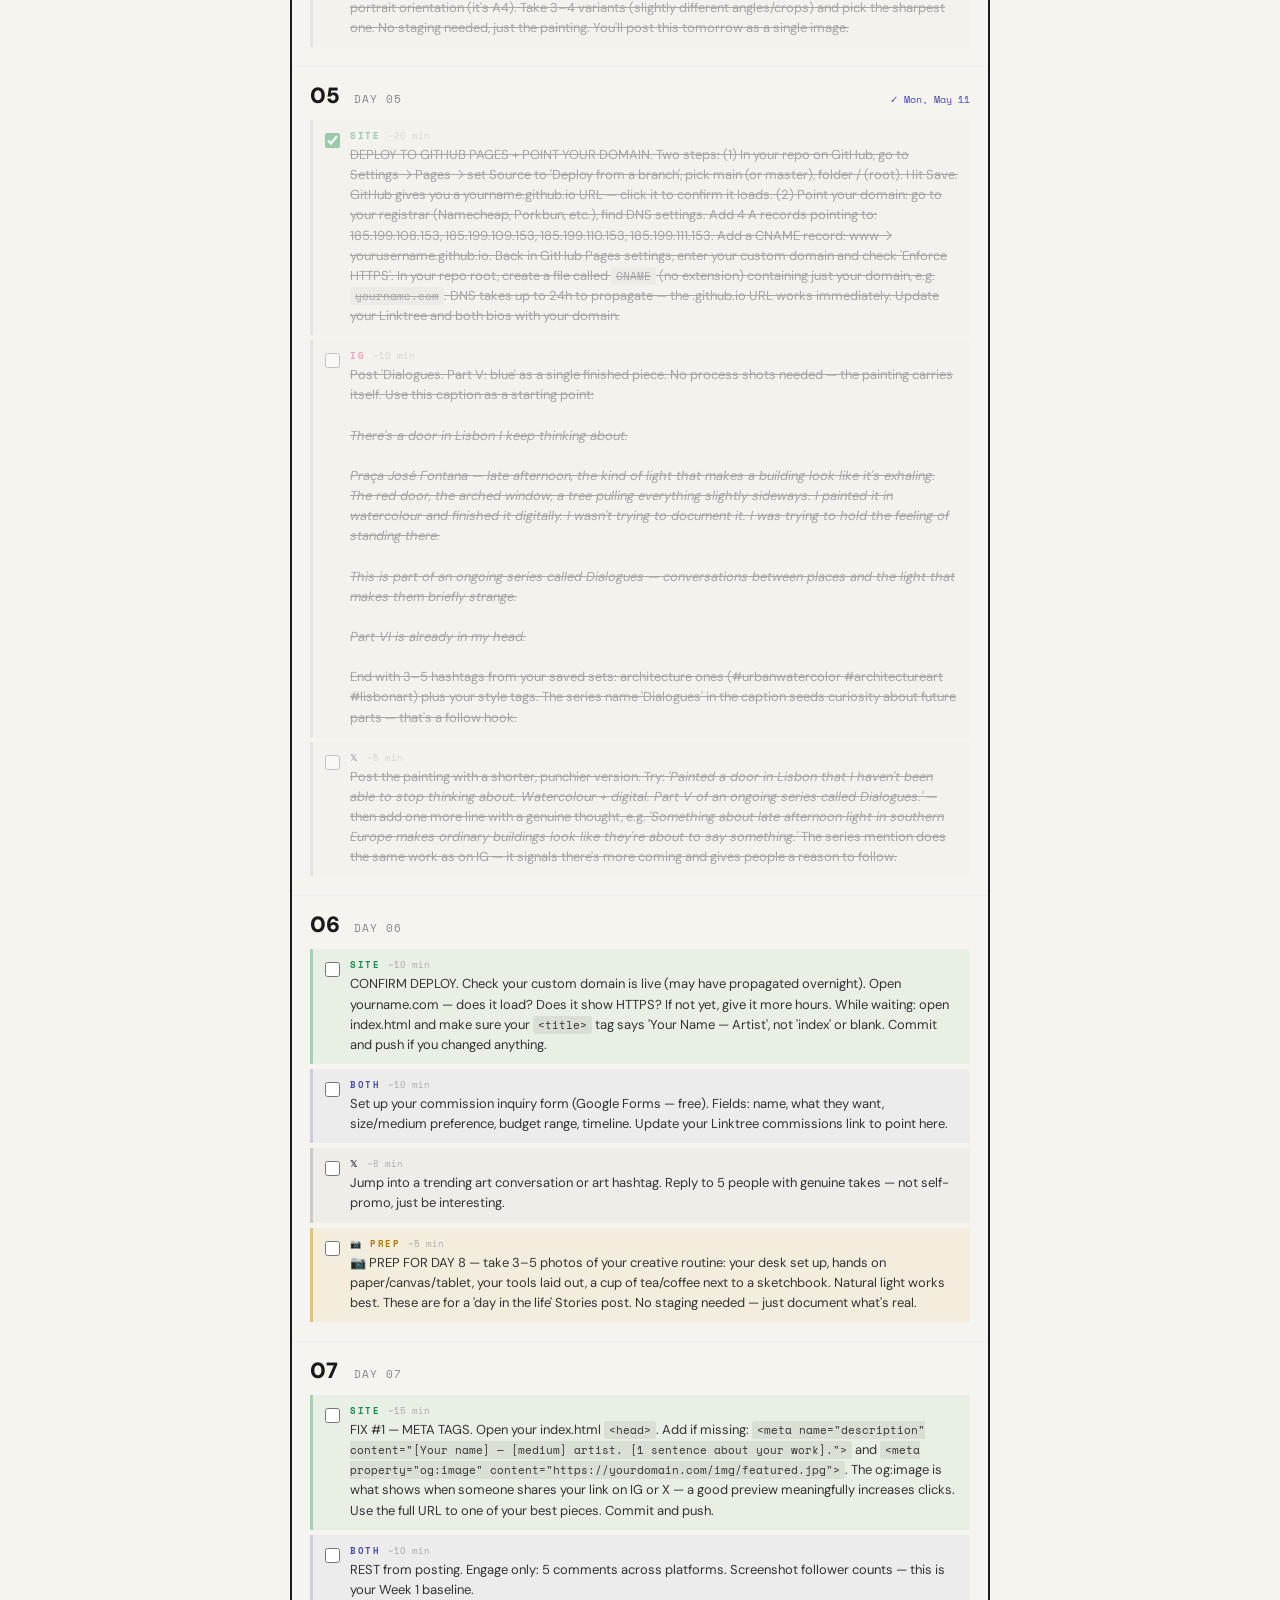
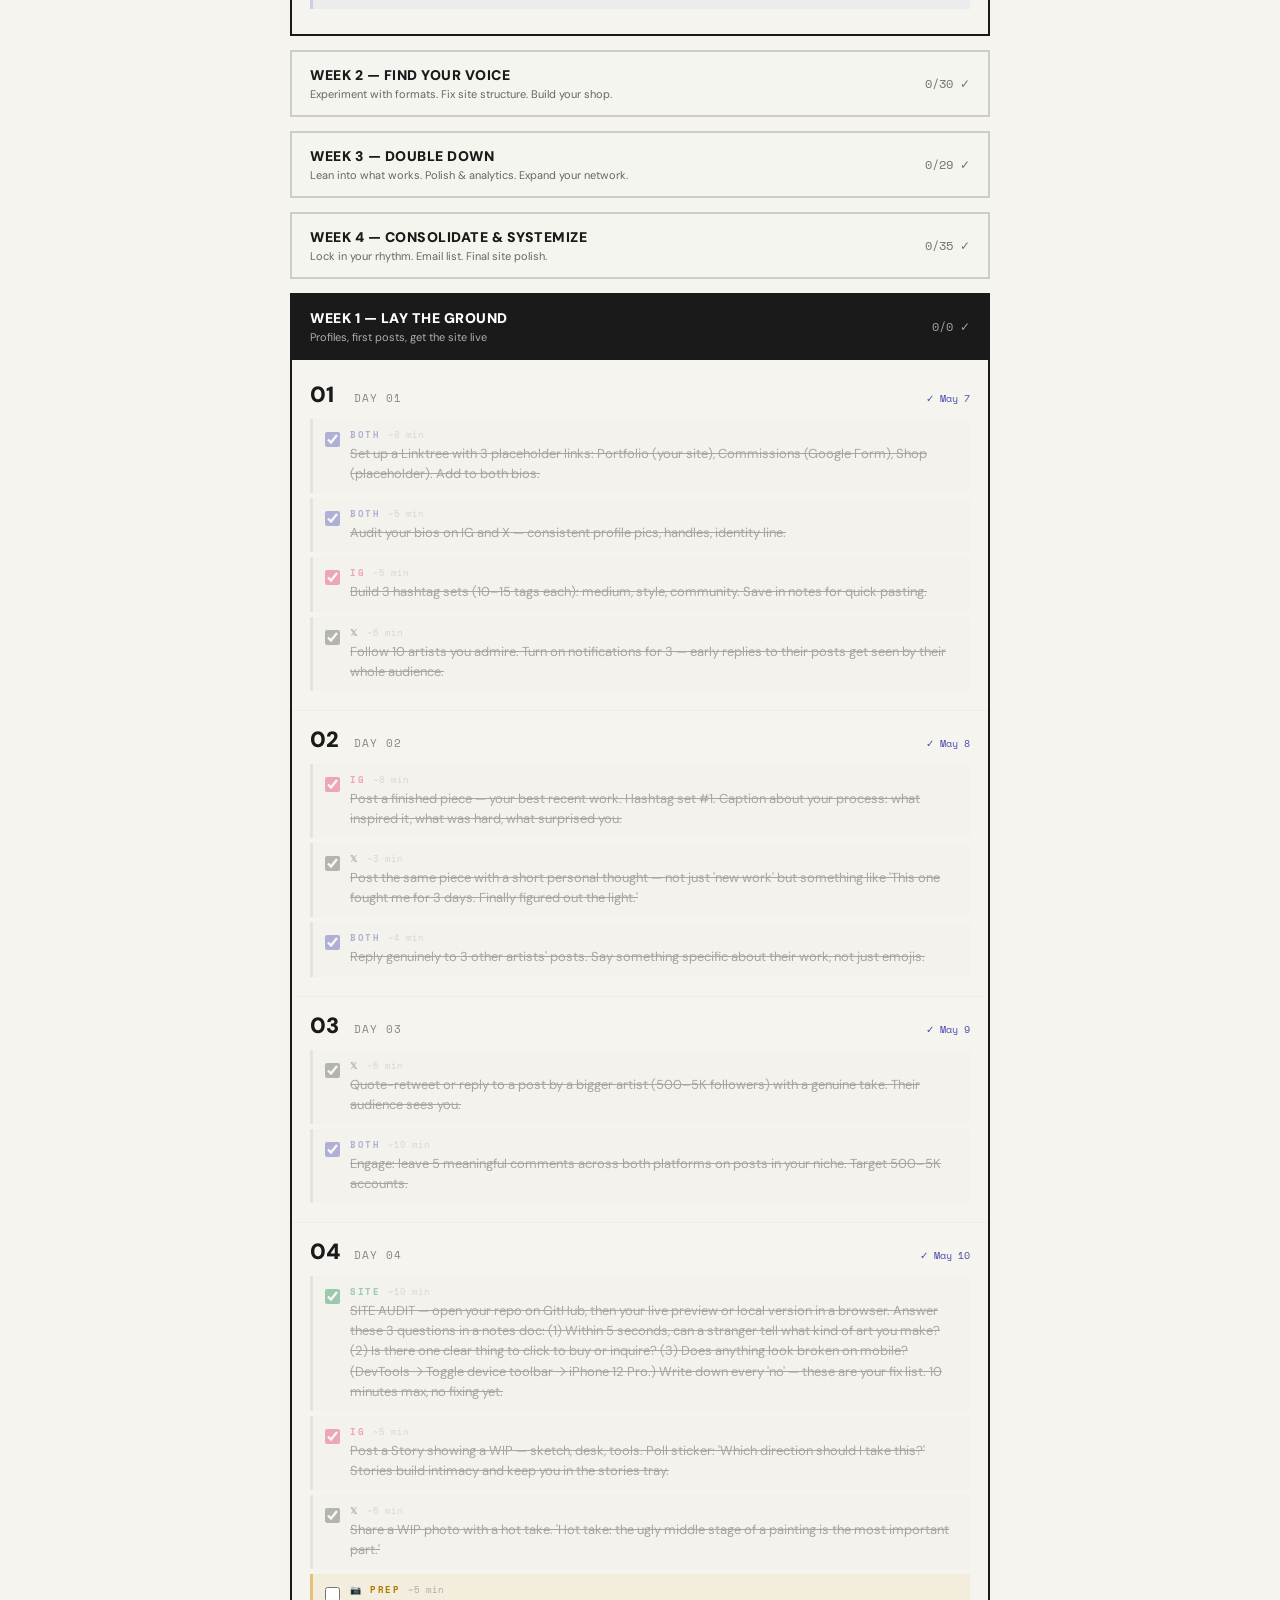
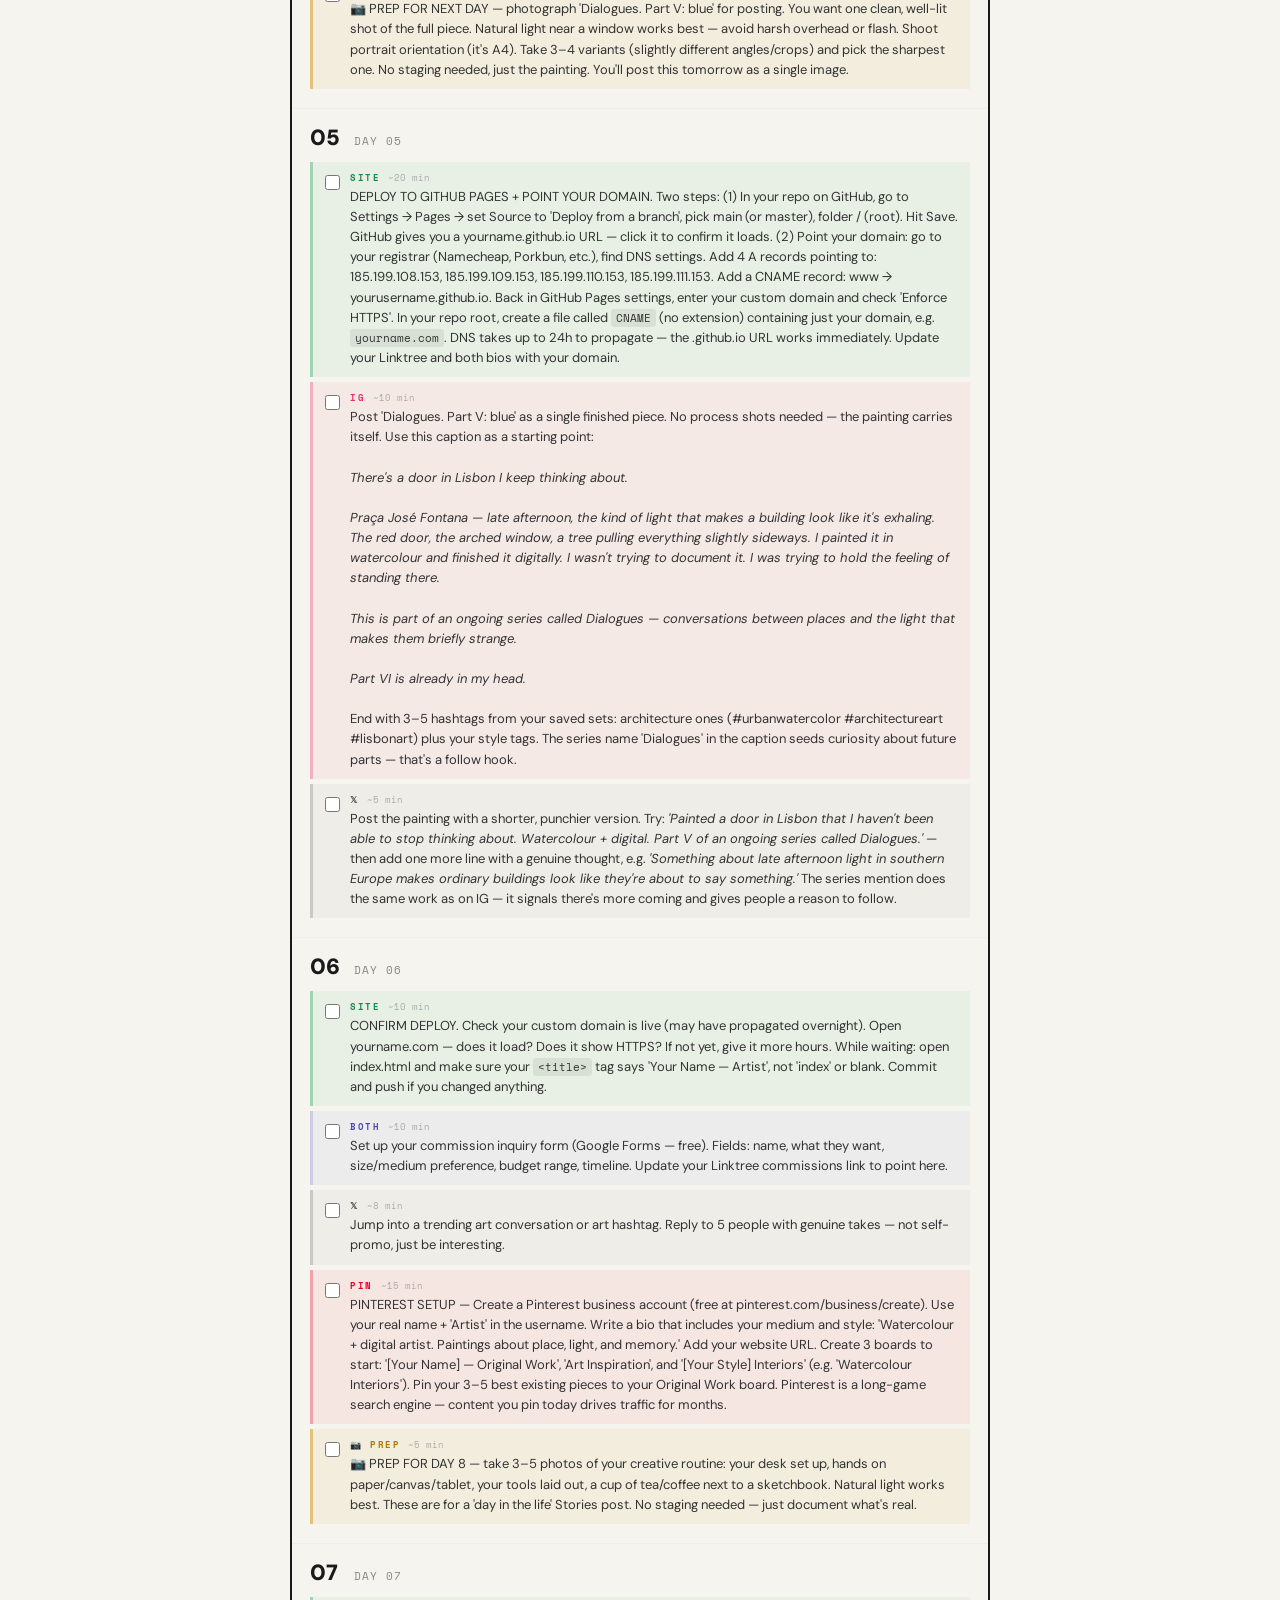
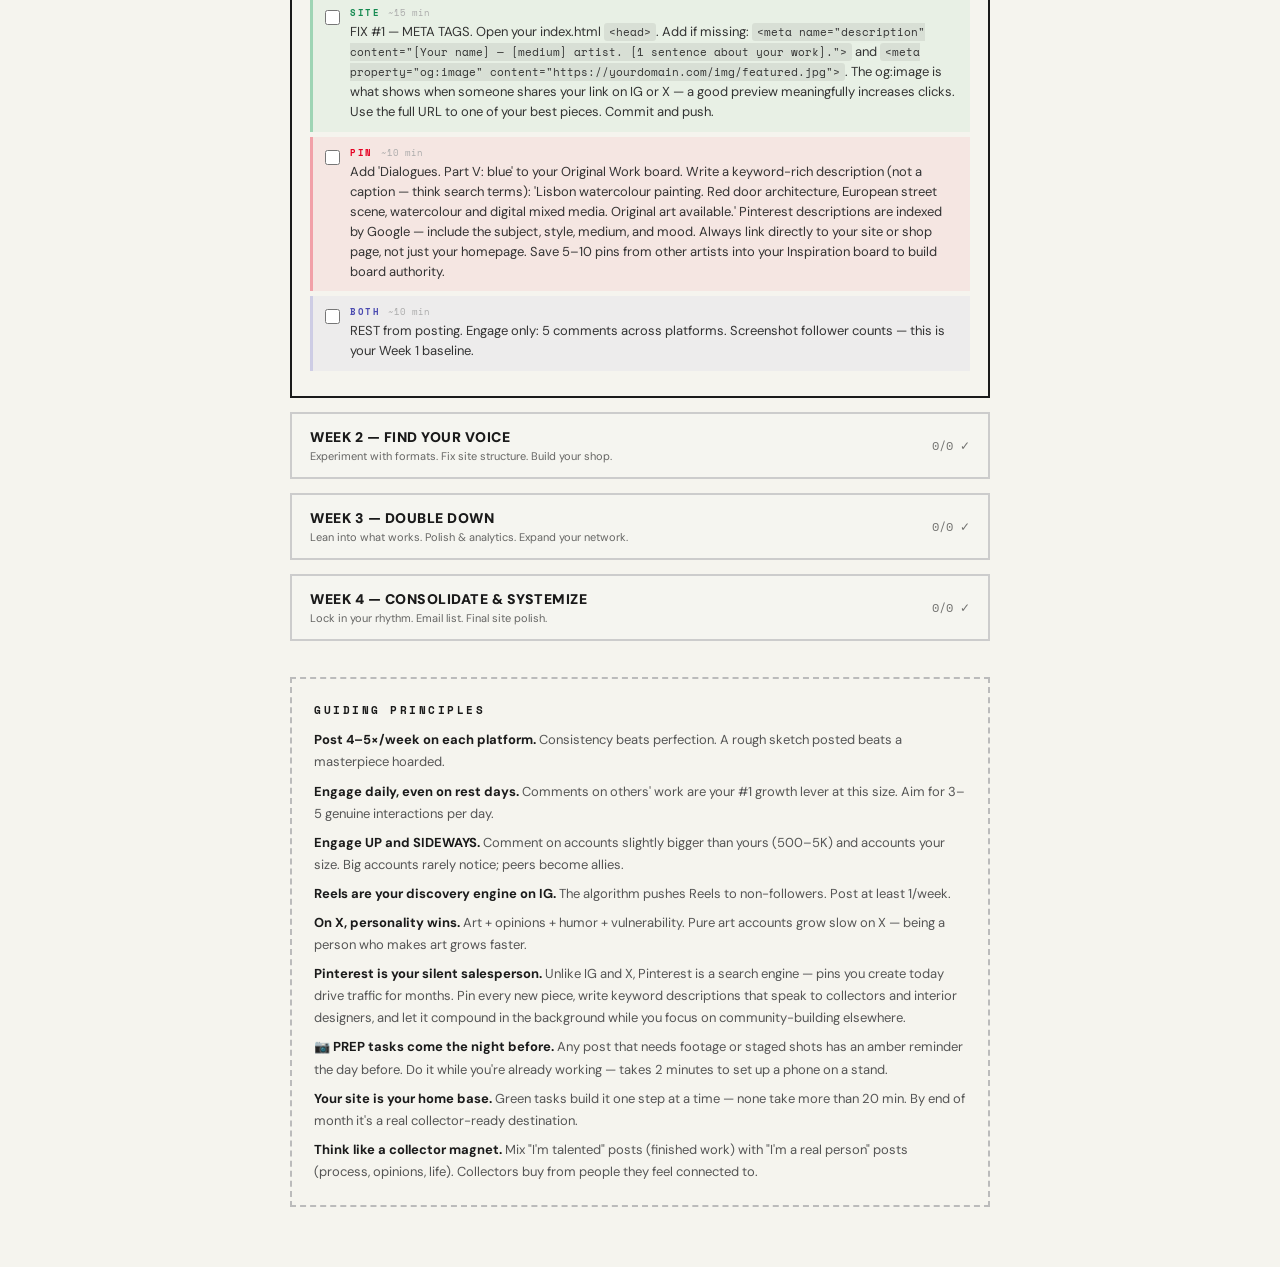
<file: v9 (1).html>
<!DOCTYPE html>
<!-- saved from url=(0044)file:///Users/apple/Downloads/v7_edited.html -->
<html lang="en"><head><meta http-equiv="Content-Type" content="text/html; charset=UTF-8">
<meta name="viewport" content="width=device-width, initial-scale=1.0">
<title>Surface Area Growth System</title>
<style>
  @import url('https://fonts.googleapis.com/css2?family=Space+Mono:wght@400;700&family=DM+Sans:wght@400;500;700;900&display=swap');

  * { margin: 0; padding: 0; box-sizing: border-box; }

  body {
    font-family: 'DM Sans', sans-serif;
    background: #f5f4ee;
    color: #1a1a1a;
    min-height: 100vh;
  }

  .container {
    max-width: 740px;
    margin: 0 auto;
    padding: 32px 20px 60px;
  }

  .header {
    border-bottom: 3px solid #1a1a1a;
    padding-bottom: 22px;
    margin-bottom: 36px;
  }
  .header-meta {
    font-family: 'Space Mono', monospace;
    font-size: 11px;
    letter-spacing: 4px;
    text-transform: uppercase;
    color: #888;
    margin-bottom: 6px;
  }
  .header h1 {
    font-size: 30px;
    font-weight: 900;
    line-height: 1.1;
    letter-spacing: -0.5px;
    margin-bottom: 6px;
  }
  .header-sub {
    font-size: 13px;
    color: #666;
  }

  .progress-wrap { margin-top: 18px; }
  .progress-info {
    display: flex;
    justify-content: space-between;
    font-family: 'Space Mono', monospace;
    font-size: 11px;
    color: #888;
    margin-bottom: 5px;
  }
  .progress-bar {
    height: 6px;
    background: #ddd;
    border-radius: 3px;
    overflow: hidden;
  }
  .progress-fill {
    height: 100%;
    width: 0%;
    background: linear-gradient(90deg, #E1306C, #4a4ab0);
    border-radius: 3px;
    transition: width 0.4s ease;
  }

  .week { margin-bottom: 14px; }
  .week-header {
    width: 100%;
    display: flex;
    align-items: center;
    justify-content: space-between;
    padding: 14px 18px;
    background: #f5f5f0;
    color: #1a1a1a;
    border: 2px solid #ccc;
    cursor: pointer;
    font-family: 'DM Sans', sans-serif;
    text-align: left;
    transition: all 0.2s;
  }
  .week-header:hover { border-color: #999; }
  .week.open .week-header {
    background: #1a1a1a;
    color: #fff;
    border-color: #1a1a1a;
  }
  .week-title { font-size: 14px; font-weight: 900; letter-spacing: 0.5px; }
  .week-subtitle { font-size: 11px; opacity: 0.65; margin-top: 3px; }
  .week-count {
    font-family: 'Space Mono', monospace;
    font-size: 12px;
    opacity: 0.6;
    white-space: nowrap;
    margin-left: 14px;
    flex-shrink: 0;
  }
  .week-body {
    display: none;
    border: 2px solid #1a1a1a;
    border-top: none;
    padding: 6px 0;
  }
  .week.open .week-body { display: block; }

  .day {
    padding: 14px 18px;
    border-bottom: 1px solid #eee;
  }
  .day:last-child { border-bottom: none; }
  .day-head {
    display: flex;
    align-items: baseline;
    gap: 10px;
    margin-bottom: 10px;
    flex-wrap: wrap;
  }
  .day-num { font-size: 22px; font-weight: 900; min-width: 34px; }
  .day-label {
    font-family: 'Space Mono', monospace;
    font-size: 11px;
    color: #888;
    letter-spacing: 1px;
    text-transform: uppercase;
  }
  .day-stamp {
    font-family: 'Space Mono', monospace;
    font-size: 10px;
    color: #aaa;
    margin-left: auto;
    white-space: nowrap;
  }
  .day-stamp.stamped {
    color: #4a4ab0;
  }

  .task {
    display: flex;
    align-items: flex-start;
    gap: 10px;
    padding: 9px 12px;
    margin-bottom: 5px;
    border-left: 3px solid;
    cursor: pointer;
    transition: opacity 0.15s;
    user-select: none;
  }
  .task.done { opacity: 0.4; }
  .task input[type="checkbox"] {
    margin-top: 4px;
    flex-shrink: 0;
    cursor: pointer;
    width: 15px;
    height: 15px;
  }
  .task-content { flex: 1; min-width: 0; }
  .task-badges {
    display: flex;
    align-items: center;
    gap: 8px;
    margin-bottom: 3px;
  }
  .task-platform {
    font-family: 'Space Mono', monospace;
    font-size: 9px;
    font-weight: 700;
    letter-spacing: 1.5px;
    text-transform: uppercase;
  }
  .task-time {
    font-family: 'Space Mono', monospace;
    font-size: 9px;
    color: #aaa;
  }
  .task-text {
    font-size: 13px;
    line-height: 1.55;
    color: #333;
  }
  .task-text code {
    font-family: 'Space Mono', monospace;
    font-size: 11px;
    background: rgba(0,0,0,0.07);
    padding: 1px 5px;
    border-radius: 3px;
  }
  .task.done .task-text { text-decoration: line-through; }

  .task.p-insta { background: rgba(225,48,108,0.06); border-left-color: rgba(225,48,108,0.3); }
  .task.p-insta .task-platform { color: #E1306C; }
  .task.p-insta input { accent-color: #E1306C; }

  .task.p-x { background: rgba(120,120,120,0.06); border-left-color: rgba(120,120,120,0.3); }
  .task.p-x .task-platform { color: #555; }
  .task.p-x input { accent-color: #555; }

  .task.p-both { background: rgba(80,80,200,0.05); border-left-color: rgba(80,80,200,0.2); }
  .task.p-both .task-platform { color: #4a4ab0; }
  .task.p-both input { accent-color: #4a4ab0; }

  .task.p-web { background: rgba(20,160,90,0.06); border-left-color: rgba(20,160,90,0.35); }
  .task.p-web .task-platform { color: #148a50; }
  .task.p-web input { accent-color: #148a50; }

  .task.p-prep { background: rgba(210,140,0,0.07); border-left-color: rgba(210,140,0,0.45); }
  .task.p-prep .task-platform { color: #b07800; }
  .task.p-prep input { accent-color: #b07800; }

  .task.p-pin { background: rgba(230,0,35,0.06); border-left-color: rgba(230,0,35,0.3); }
  .task.p-pin .task-platform { color: #E60023; }
  .task.p-pin input { accent-color: #E60023; }

  .task.done { background: rgba(0,0,0,0.015) !important; border-left-color: #ccc !important; }

  .legend {
    display: flex;
    gap: 10px;
    flex-wrap: wrap;
    margin-top: 12px;
  }
  .legend-item {
    font-family: 'Space Mono', monospace;
    font-size: 10px;
    padding: 3px 10px;
    border-radius: 3px;
    border: 1px solid;
  }
  .legend-ig   { color: #E1306C; background: rgba(225,48,108,0.06); border-color: rgba(225,48,108,0.3); }
  .legend-x    { color: #555;    background: rgba(120,120,120,0.06); border-color: rgba(120,120,120,0.3); }
  .legend-both { color: #4a4ab0; background: rgba(80,80,200,0.05);  border-color: rgba(80,80,200,0.2); }
  .legend-web  { color: #148a50; background: rgba(20,160,90,0.06);  border-color: rgba(20,160,90,0.35); }
  .legend-prep { color: #b07800; background: rgba(210,140,0,0.07);  border-color: rgba(210,140,0,0.45); }
  .legend-pin  { color: #E60023; background: rgba(230,0,35,0.06);   border-color: rgba(230,0,35,0.3); }

  .principles {
    margin-top: 36px;
    padding: 22px;
    border: 2px dashed #bbb;
    font-size: 13px;
    line-height: 1.7;
    color: #555;
  }
  .principles-title {
    font-family: 'Space Mono', monospace;
    font-weight: 700;
    font-size: 11px;
    letter-spacing: 2.5px;
    margin-bottom: 10px;
    color: #1a1a1a;
  }
  .principles p { margin-bottom: 7px; }
  .principles p:last-child { margin-bottom: 0; }
  .principles strong { color: #1a1a1a; }

  @media (max-width: 500px) {
    .container { padding: 20px 12px 48px; }
    .header h1 { font-size: 24px; }
    .day { padding: 12px 12px; }
    .task { padding: 8px 8px; }
  }
</style>
</head>
<body>
<div class="container">

  <div class="header">
    <div class="header-meta">30-Day Plan · Do it at your own pace</div>
    <h1>Surface Area Growth System</h1>
    <div class="header-sub">~15–30 min/day · Instagram (242) + X (33) + Pinterest · Custom domain ✓ · GitHub Pages</div>
    <div class="legend">
      <span class="legend-item legend-ig">IG</span>
      <span class="legend-item legend-x">𝕏</span>
      <span class="legend-item legend-both">BOTH</span>
      <span class="legend-item legend-web">SITE</span>
      <span class="legend-item legend-prep">📷 PREP</span>
      <span class="legend-item legend-pin">PIN</span>
    </div>
    <div class="progress-wrap">
      <div class="progress-info">
        <span id="progress-text">0 of 0 tasks done</span>
        <span id="progress-pct">0%</span>
      </div>
      <div class="progress-bar">
        <div class="progress-fill" id="progress-fill" style="width: 0%;"></div>
      </div>
    </div>
  </div>

  <div id="weeks-container"><div class="week open" id="week-0"><button class="week-header">
    <div>
      <div class="week-title">WEEK 1 — LAY THE GROUND</div>
      <div class="week-subtitle">Profiles, first posts, get the site live</div>
    </div>
    <div class="week-count" id="week-count-0">16/22 ✓</div>
  </button><div class="week-body"><div class="day">
      <div class="day-head">
        <span class="day-num">01</span>
        <span class="day-label">Day 01</span>
      <span class="day-stamp stamped">✓ May 7</span></div>
    <div class="task p-both done">
        <input type="checkbox" checked="">
        <div class="task-content">
          <div class="task-badges">
            <span class="task-platform">BOTH</span>
            <span class="task-time">~8 min</span>
          </div>
          <div class="task-text">Set up a Linktree with 3 placeholder links: Portfolio (your site), Commissions (Google Form), Shop (placeholder). Add to both bios.</div>
        </div>
      </div><div class="task p-both done">
        <input type="checkbox" checked="">
        <div class="task-content">
          <div class="task-badges">
            <span class="task-platform">BOTH</span>
            <span class="task-time">~5 min</span>
          </div>
          <div class="task-text">Audit your bios on IG and X — consistent profile pics, handles, identity line.</div>
        </div>
      </div><div class="task p-insta done">
        <input type="checkbox" checked="">
        <div class="task-content">
          <div class="task-badges">
            <span class="task-platform">IG</span>
            <span class="task-time">~5 min</span>
          </div>
          <div class="task-text">Build 3 hashtag sets (10–15 tags each): medium, style, community. Save in notes for quick pasting.</div>
        </div>
      </div><div class="task p-x done">
        <input type="checkbox" checked="">
        <div class="task-content">
          <div class="task-badges">
            <span class="task-platform">𝕏</span>
            <span class="task-time">~5 min</span>
          </div>
          <div class="task-text">Follow 10 artists you admire. Turn on notifications for 3 — early replies to their posts get seen by their whole audience.</div>
        </div>
      </div></div><div class="day">
      <div class="day-head">
        <span class="day-num">02</span>
        <span class="day-label">Day 02</span>
      <span class="day-stamp stamped">✓ May 8</span></div>
    <div class="task p-insta done">
        <input type="checkbox" checked="">
        <div class="task-content">
          <div class="task-badges">
            <span class="task-platform">IG</span>
            <span class="task-time">~8 min</span>
          </div>
          <div class="task-text">Post a finished piece — your best recent work. Hashtag set #1. Caption about your process: what inspired it, what was hard, what surprised you.</div>
        </div>
      </div><div class="task p-x done">
        <input type="checkbox" checked="">
        <div class="task-content">
          <div class="task-badges">
            <span class="task-platform">𝕏</span>
            <span class="task-time">~3 min</span>
          </div>
          <div class="task-text">Post the same piece with a short personal thought — not just 'new work' but something like 'This one fought me for 3 days. Finally figured out the light.'</div>
        </div>
      </div><div class="task p-both done">
        <input type="checkbox" checked="">
        <div class="task-content">
          <div class="task-badges">
            <span class="task-platform">BOTH</span>
            <span class="task-time">~4 min</span>
          </div>
          <div class="task-text">Reply genuinely to 3 other artists' posts. Say something specific about their work, not just emojis.</div>
        </div>
      </div></div><div class="day">
      <div class="day-head">
        <span class="day-num">03</span>
        <span class="day-label">Day 03</span>
      <span class="day-stamp stamped">✓ May 9</span></div>
    <div class="task p-x done">
        <input type="checkbox" checked="">
        <div class="task-content">
          <div class="task-badges">
            <span class="task-platform">𝕏</span>
            <span class="task-time">~5 min</span>
          </div>
          <div class="task-text">Quote-retweet or reply to a post by a bigger artist (500–5K followers) with a genuine take. Their audience sees you.</div>
        </div>
      </div><div class="task p-both done">
        <input type="checkbox" checked="">
        <div class="task-content">
          <div class="task-badges">
            <span class="task-platform">BOTH</span>
            <span class="task-time">~10 min</span>
          </div>
          <div class="task-text">Engage: leave 5 meaningful comments across both platforms on posts in your niche. Target 500–5K accounts.</div>
        </div>
      </div></div><div class="day">
      <div class="day-head">
        <span class="day-num">04</span>
        <span class="day-label">Day 04</span>
      <span class="day-stamp stamped">✓ May 10</span></div>
    <div class="task p-web done">
        <input type="checkbox" checked="">
        <div class="task-content">
          <div class="task-badges">
            <span class="task-platform">SITE</span>
            <span class="task-time">~10 min</span>
          </div>
          <div class="task-text">SITE AUDIT — open your repo on GitHub, then your live preview or local version in a browser. Answer these 3 questions in a notes doc: (1) Within 5 seconds, can a stranger tell what kind of art you make? (2) Is there one clear thing to click to buy or inquire? (3) Does anything look broken on mobile? (DevTools → Toggle device toolbar → iPhone 12 Pro.) Write down every 'no' — these are your fix list. 10 minutes max, no fixing yet.</div>
        </div>
      </div><div class="task p-insta done">
        <input type="checkbox" checked="">
        <div class="task-content">
          <div class="task-badges">
            <span class="task-platform">IG</span>
            <span class="task-time">~5 min</span>
          </div>
          <div class="task-text">Post a Story showing a WIP — sketch, desk, tools. Poll sticker: 'Which direction should I take this?' Stories build intimacy and keep you in the stories tray.</div>
        </div>
      </div><div class="task p-x done">
        <input type="checkbox" checked="">
        <div class="task-content">
          <div class="task-badges">
            <span class="task-platform">𝕏</span>
            <span class="task-time">~5 min</span>
          </div>
          <div class="task-text">Share a WIP photo with a hot take. 'Hot take: the ugly middle stage of a painting is the most important part.'</div>
        </div>
      </div><div class="task p-prep done">
        <input type="checkbox" checked="">
        <div class="task-content">
          <div class="task-badges">
            <span class="task-platform">📷 PREP</span>
            <span class="task-time">~5 min</span>
          </div>
          <div class="task-text">📷 PREP FOR NEXT DAY — photograph 'Dialogues. Part V: blue' for posting. You want one clean, well-lit shot of the full piece. Natural light near a window works best — avoid harsh overhead or flash. Shoot portrait orientation (it's A4). Take 3–4 variants (slightly different angles/crops) and pick the sharpest one. No staging needed, just the painting. You'll post this tomorrow as a single image.</div>
        </div>
      </div></div><div class="day">
      <div class="day-head">
        <span class="day-num">05</span>
        <span class="day-label">Day 05</span>
      <span class="day-stamp stamped">✓ Mon, May 11</span></div>
    <div class="task p-web done">
        <input type="checkbox" checked="">
        <div class="task-content">
          <div class="task-badges">
            <span class="task-platform">SITE</span>
            <span class="task-time">~20 min</span>
          </div>
          <div class="task-text">DEPLOY TO GITHUB PAGES + POINT YOUR DOMAIN. Two steps: (1) In your repo on GitHub, go to Settings → Pages → set Source to 'Deploy from a branch', pick main (or master), folder / (root). Hit Save. GitHub gives you a yourname.github.io URL — click it to confirm it loads. (2) Point your domain: go to your registrar (Namecheap, Porkbun, etc.), find DNS settings. Add 4 A records pointing to: 185.199.108.153, 185.199.109.153, 185.199.110.153, 185.199.111.153. Add a CNAME record: www → yourusername.github.io. Back in GitHub Pages settings, enter your custom domain and check 'Enforce HTTPS'. In your repo root, create a file called <code>CNAME</code> (no extension) containing just your domain, e.g. <code>yourname.com</code>. DNS takes up to 24h to propagate — the .github.io URL works immediately. Update your Linktree and both bios with your domain.</div>
        </div>
      </div><div class="task p-insta done">
        <input type="checkbox">
        <div class="task-content">
          <div class="task-badges">
            <span class="task-platform">IG</span>
            <span class="task-time">~10 min</span>
          </div>
          <div class="task-text">Post 'Dialogues. Part V: blue' as a single finished piece. No process shots needed — the painting carries itself. Use this caption as a starting point:<br><br><em>There's a door in Lisbon I keep thinking about.<br><br>Praça José Fontana — late afternoon, the kind of light that makes a building look like it's exhaling. The red door, the arched window, a tree pulling everything slightly sideways. I painted it in watercolour and finished it digitally. I wasn't trying to document it. I was trying to hold the feeling of standing there.<br><br>This is part of an ongoing series called Dialogues — conversations between places and the light that makes them briefly strange.<br><br>Part VI is already in my head.</em><br><br>End with 3–5 hashtags from your saved sets: architecture ones (#urbanwatercolor #architectureart #lisbonart) plus your style tags. The series name 'Dialogues' in the caption seeds curiosity about future parts — that's a follow hook.</div>
        </div>
      </div><div class="task p-x done">
        <input type="checkbox">
        <div class="task-content">
          <div class="task-badges">
            <span class="task-platform">𝕏</span>
            <span class="task-time">~5 min</span>
          </div>
          <div class="task-text">Post the painting with a shorter, punchier version. Try: <em>'Painted a door in Lisbon that I haven't been able to stop thinking about. Watercolour + digital. Part V of an ongoing series called Dialogues.'</em> — then add one more line with a genuine thought, e.g. <em>'Something about late afternoon light in southern Europe makes ordinary buildings look like they're about to say something.'</em> The series mention does the same work as on IG — it signals there's more coming and gives people a reason to follow.</div>
        </div>
      </div></div><div class="day">
      <div class="day-head">
        <span class="day-num">06</span>
        <span class="day-label">Day 06</span>
      <span class="day-stamp"></span></div>
    <div class="task p-web">
        <input type="checkbox">
        <div class="task-content">
          <div class="task-badges">
            <span class="task-platform">SITE</span>
            <span class="task-time">~10 min</span>
          </div>
          <div class="task-text">CONFIRM DEPLOY. Check your custom domain is live (may have propagated overnight). Open yourname.com — does it load? Does it show HTTPS? If not yet, give it more hours. While waiting: open index.html and make sure your <code>&lt;title&gt;</code> tag says 'Your Name — Artist', not 'index' or blank. Commit and push if you changed anything.</div>
        </div>
      </div><div class="task p-both">
        <input type="checkbox">
        <div class="task-content">
          <div class="task-badges">
            <span class="task-platform">BOTH</span>
            <span class="task-time">~10 min</span>
          </div>
          <div class="task-text">Set up your commission inquiry form (Google Forms — free). Fields: name, what they want, size/medium preference, budget range, timeline. Update your Linktree commissions link to point here.</div>
        </div>
      </div><div class="task p-x">
        <input type="checkbox">
        <div class="task-content">
          <div class="task-badges">
            <span class="task-platform">𝕏</span>
            <span class="task-time">~8 min</span>
          </div>
          <div class="task-text">Jump into a trending art conversation or art hashtag. Reply to 5 people with genuine takes — not self-promo, just be interesting.</div>
        </div>
      </div><div class="task p-prep">
        <input type="checkbox">
        <div class="task-content">
          <div class="task-badges">
            <span class="task-platform">📷 PREP</span>
            <span class="task-time">~5 min</span>
          </div>
          <div class="task-text">📷 PREP FOR DAY 8 — take 3–5 photos of your creative routine: your desk set up, hands on paper/canvas/tablet, your tools laid out, a cup of tea/coffee next to a sketchbook. Natural light works best. These are for a 'day in the life' Stories post. No staging needed — just document what's real.</div>
        </div>
      </div></div><div class="day">
      <div class="day-head">
        <span class="day-num">07</span>
        <span class="day-label">Day 07</span>
      <span class="day-stamp"></span></div>
    <div class="task p-web">
        <input type="checkbox">
        <div class="task-content">
          <div class="task-badges">
            <span class="task-platform">SITE</span>
            <span class="task-time">~15 min</span>
          </div>
          <div class="task-text">FIX #1 — META TAGS. Open your index.html <code>&lt;head&gt;</code>. Add if missing: <code>&lt;meta name="description" content="[Your name] — [medium] artist. [1 sentence about your work]."&gt;</code> and <code>&lt;meta property="og:image" content="https://yourdomain.com/img/featured.jpg"&gt;</code>. The og:image is what shows when someone shares your link on IG or X — a good preview meaningfully increases clicks. Use the full URL to one of your best pieces. Commit and push.</div>
        </div>
      </div><div class="task p-both">
        <input type="checkbox">
        <div class="task-content">
          <div class="task-badges">
            <span class="task-platform">BOTH</span>
            <span class="task-time">~10 min</span>
          </div>
          <div class="task-text">REST from posting. Engage only: 5 comments across platforms. Screenshot follower counts — this is your Week 1 baseline.</div>
        </div>
      </div></div></div></div><div class="week" id="week-1"><button class="week-header">
    <div>
      <div class="week-title">WEEK 2 — FIND YOUR VOICE</div>
      <div class="week-subtitle">Experiment with formats. Fix site structure. Build your shop.</div>
    </div>
    <div class="week-count" id="week-count-1">0/23 ✓</div>
  </button><div class="week-body"><div class="day">
      <div class="day-head">
        <span class="day-num">08</span>
        <span class="day-label">Day 08</span>
      <span class="day-stamp"></span></div>
    <div class="task p-web">
        <input type="checkbox">
        <div class="task-content">
          <div class="task-badges">
            <span class="task-platform">SITE</span>
            <span class="task-time">~15 min</span>
          </div>
          <div class="task-text">FIX #2 — HOMEPAGE HEADLINE + ABOUT SNIPPET. Open index.html. (1) Find your main <code>&lt;h1&gt;</code> — update it to your name + what you make, e.g. 'Jane Doe — Watercolour &amp; Ink'. Add a subtitle: <code>&lt;p class="tagline"&gt;Paintings about [subject/theme]&lt;/p&gt;</code>. (2) Add a short 2–3 sentence bio excerpt on the homepage with a 'Read more →' link to your about page. Collectors want to feel like they know you before they click deeper. Commit and push.</div>
        </div>
      </div><div class="task p-insta">
        <input type="checkbox">
        <div class="task-content">
          <div class="task-badges">
            <span class="task-platform">IG</span>
            <span class="task-time">~7 min</span>
          </div>
          <div class="task-text">Post a 'day in the life' Stories using the routine shots you prepped — 3–5 frames of your creative space and process. Question sticker: 'What should I draw next?' Interactive stickers boost story reach.</div>
        </div>
      </div><div class="task p-x">
        <input type="checkbox">
        <div class="task-content">
          <div class="task-badges">
            <span class="task-platform">𝕏</span>
            <span class="task-time">~3 min</span>
          </div>
          <div class="task-text">Post a standalone text tweet — a thought, joke, or observation about being an artist. 'Just realised I've been painting the same shade of blue for 6 months. Am I ok?' Show personality — this is how you build a following on X.</div>
        </div>
      </div><div class="task p-both">
        <input type="checkbox">
        <div class="task-content">
          <div class="task-badges">
            <span class="task-platform">BOTH</span>
            <span class="task-time">~3 min</span>
          </div>
          <div class="task-text">3 genuine replies to others.</div>
        </div>
      </div><div class="task p-prep">
        <input type="checkbox">
        <div class="task-content">
          <div class="task-badges">
            <span class="task-platform">📷 PREP</span>
            <span class="task-time">~5 min</span>
          </div>
          <div class="task-text">📷 PREP FOR DAY 11 — while working on a piece this week, photograph both ends: what you originally planned/sketched vs how it actually turned out. Even if the piece isn't done, grab a reference shot of your rough concept (a sketch, a reference image, a colour palette you tried) alongside where the piece is now. You'll use this for an 'Expectation vs Reality' carousel.</div>
        </div>
      </div></div><div class="day">
      <div class="day-head">
        <span class="day-num">09</span>
        <span class="day-label">Day 09</span>
      <span class="day-stamp"></span></div>
    <div class="task p-web">
        <input type="checkbox">
        <div class="task-content">
          <div class="task-badges">
            <span class="task-platform">SITE</span>
            <span class="task-time">~20 min</span>
          </div>
          <div class="task-text">FIX #3 — ABOUT PAGE. Open about.html (or your about section). It needs: (1) A real photo of you. If you hate photos, hands-at-work or a studio shot counts. (2) Bio in first person: what you make, why, where you're based, one personal detail. 3–5 sentences. (3) Your email clickable: <code>&lt;a href="mailto:you@email.com"&gt;you@email.com&lt;/a&gt;</code>. Commit and push.</div>
        </div>
      </div><div class="task p-insta">
        <input type="checkbox">
        <div class="task-content">
          <div class="task-badges">
            <span class="task-platform">IG</span>
            <span class="task-time">~8 min</span>
          </div>
          <div class="task-text">Post a finished piece with a longer personal caption — tell a story about why you made it. Longer captions increase time-on-post, which the algorithm reads as engagement.</div>
        </div>
      </div><div class="task p-x">
        <input type="checkbox">
        <div class="task-content">
          <div class="task-badges">
            <span class="task-platform">𝕏</span>
            <span class="task-time">~4 min</span>
          </div>
          <div class="task-text">Post the piece + an honest opinion about art/creativity. 'Unpopular opinion: buying prints is just as valid as buying originals.' Opinions get engagement because people can't resist weighing in.</div>
        </div>
      </div></div><div class="day">
      <div class="day-head">
        <span class="day-num">10</span>
        <span class="day-label">Day 10</span>
      <span class="day-stamp"></span></div>
    <div class="task p-web">
        <input type="checkbox">
        <div class="task-content">
          <div class="task-badges">
            <span class="task-platform">SITE</span>
            <span class="task-time">~20 min</span>
          </div>
          <div class="task-text">FIX #4 — GALLERY AUDIT. Go through every image on your gallery/portfolio page. Remove or hide anything that doesn't represent your best current work. Aim for 6–12 pieces you're proud of — 7 strong pieces beats 20 mixed ones. If it's just a folder dump, pick your best 8, rename them 01.jpg, 02.jpg… and update the HTML to only show those. Commit and push.</div>
        </div>
      </div><div class="task p-x">
        <input type="checkbox">
        <div class="task-content">
          <div class="task-badges">
            <span class="task-platform">𝕏</span>
            <span class="task-time">~3 min</span>
          </div>
          <div class="task-text">Ask your followers: 'What's a subject you never get tired of seeing drawn?' Open questions get replies and boost visibility.</div>
        </div>
      </div><div class="task p-both">
        <input type="checkbox">
        <div class="task-content">
          <div class="task-badges">
            <span class="task-platform">BOTH</span>
            <span class="task-time">~10 min</span>
          </div>
          <div class="task-text">Engage: 5 comments on 500–5K accounts across both platforms.</div>
        </div>
      </div></div><div class="day">
      <div class="day-head">
        <span class="day-num">11</span>
        <span class="day-label">Day 11</span>
      <span class="day-stamp"></span></div>
    <div class="task p-insta">
        <input type="checkbox">
        <div class="task-content">
          <div class="task-badges">
            <span class="task-platform">IG</span>
            <span class="task-time">~8 min</span>
          </div>
          <div class="task-text">Post an 'Expectation vs Reality' carousel using the shots you prepped on Day 8 — what you originally planned vs what happened. Relatable art content gets shared. Carousels have the highest save rate of any IG format.</div>
        </div>
      </div><div class="task p-x">
        <input type="checkbox">
        <div class="task-content">
          <div class="task-badges">
            <span class="task-platform">𝕏</span>
            <span class="task-time">~4 min</span>
          </div>
          <div class="task-text">Same concept as a single image + self-deprecating caption. Humor + vulnerability = follows on X.</div>
        </div>
      </div><div class="task p-both">
        <input type="checkbox">
        <div class="task-content">
          <div class="task-badges">
            <span class="task-platform">BOTH</span>
            <span class="task-time">~3 min</span>
          </div>
          <div class="task-text">3 replies to others.</div>
        </div>
      </div><div class="task p-prep">
        <input type="checkbox">
        <div class="task-content">
          <div class="task-badges">
            <span class="task-platform">📷 PREP</span>
            <span class="task-time">~5 min</span>
          </div>
          <div class="task-text">📷 PREP FOR DAY 13 — set up your phone on a stand or prop it up while you work. Record a time-lapse of yourself drawing for 15–20 minutes (iPhone: built-in time-lapse in Camera app; Android: similar). Alternatively, take a photo of a piece in a completely different state than it is now — a before/after. You'll use this for a Reel.</div>
        </div>
      </div></div><div class="day">
      <div class="day-head">
        <span class="day-num">12</span>
        <span class="day-label">Day 12</span>
      <span class="day-stamp"></span></div>
    <div class="task p-web">
        <input type="checkbox">
        <div class="task-content">
          <div class="task-badges">
            <span class="task-platform">SITE</span>
            <span class="task-time">~20 min</span>
          </div>
          <div class="task-text">FIX #5 — MOBILE CHECK. Open Chrome DevTools (F12) → Toggle device toolbar → test on 'iPhone 12 Pro' (390px) AND 'iPad' (768px). Look for: text too small, images overflowing, buttons under 44px tall, horizontal scroll. Fastest fixes: add <code>img { max-width: 100%; height: auto; }</code> and <code>body { overflow-x: hidden; }</code> to your CSS if not already there. Fix the worst offenders. Commit and push.</div>
        </div>
      </div><div class="task p-x">
        <input type="checkbox">
        <div class="task-content">
          <div class="task-badges">
            <span class="task-platform">𝕏</span>
            <span class="task-time">~8 min</span>
          </div>
          <div class="task-text">Find an art challenge or prompt list. Participate with a quick sketch or take — challenges put you in front of people actively browsing that tag.</div>
        </div>
      </div><div class="task p-insta">
        <input type="checkbox">
        <div class="task-content">
          <div class="task-badges">
            <span class="task-platform">IG</span>
            <span class="task-time">~7 min</span>
          </div>
          <div class="task-text">Engage only: 5 comments in your hashtag communities. Work through the Recent tab on a hashtag, not just Following.</div>
        </div>
      </div></div><div class="day">
      <div class="day-head">
        <span class="day-num">13</span>
        <span class="day-label">Day 13</span>
      <span class="day-stamp"></span></div>
    <div class="task p-insta">
        <input type="checkbox">
        <div class="task-content">
          <div class="task-badges">
            <span class="task-platform">IG</span>
            <span class="task-time">~8 min</span>
          </div>
          <div class="task-text">Post a Reel using the time-lapse or before/after you filmed on Day 11 or 12. Add trending audio. Keep it under 30 seconds — shorter Reels get replayed, and replays count as views.</div>
        </div>
      </div><div class="task p-x">
        <input type="checkbox">
        <div class="task-content">
          <div class="task-badges">
            <span class="task-platform">𝕏</span>
            <span class="task-time">~3 min</span>
          </div>
          <div class="task-text">Hot take about art. 'Art school taught me a lot about art history and almost nothing about actually making a living as an artist.'</div>
        </div>
      </div><div class="task p-both">
        <input type="checkbox">
        <div class="task-content">
          <div class="task-badges">
            <span class="task-platform">BOTH</span>
            <span class="task-time">~4 min</span>
          </div>
          <div class="task-text">4 replies.</div>
        </div>
      </div></div><div class="day">
      <div class="day-head">
        <span class="day-num">14</span>
        <span class="day-label">Day 14</span>
      <span class="day-stamp"></span></div>
    <div class="task p-web">
        <input type="checkbox">
        <div class="task-content">
          <div class="task-badges">
            <span class="task-platform">SITE</span>
            <span class="task-time">~20 min</span>
          </div>
          <div class="task-text">FIX #6 — COMMISSION PAGE. Create commissions.html (or add a section). Include: (1) 2–3 sentences about what kinds of commissions you take. (2) Your Google Form embedded or linked. (3) Rough price range — even 'starting at $X' filters out time-wasters. Add a 'Commissions' link to your <code>&lt;nav&gt;</code>. Update your Linktree commissions link to this page. Commit and push.</div>
        </div>
      </div><div class="task p-both">
        <input type="checkbox">
        <div class="task-content">
          <div class="task-badges">
            <span class="task-platform">BOTH</span>
            <span class="task-time">~20 min</span>
          </div>
          <div class="task-text">Set up a simple shop: Big Cartel (free up to 5 products) or Ko-fi. List 1–3 pieces. Update Linktree shop link. Review the week — which post got most engagement? Write down your top 2 content types.</div>
        </div>
      </div></div></div></div><div class="week" id="week-2"><button class="week-header">
    <div>
      <div class="week-title">WEEK 3 — DOUBLE DOWN</div>
      <div class="week-subtitle">Lean into what works. Polish &amp; analytics. Expand your network.</div>
    </div>
    <div class="week-count" id="week-count-2">0/22 ✓</div>
  </button><div class="week-body"><div class="day">
      <div class="day-head">
        <span class="day-num">15</span>
        <span class="day-label">Day 15</span>
      <span class="day-stamp"></span></div>
    <div class="task p-web">
        <input type="checkbox">
        <div class="task-content">
          <div class="task-badges">
            <span class="task-platform">SITE</span>
            <span class="task-time">~10 min</span>
          </div>
          <div class="task-text">FIX #7 — ADD ANALYTICS. Sign up free at goatcounter.com. They give you one script tag — paste it before <code>&lt;/body&gt;</code> in every HTML page (index, gallery, about, commissions at minimum). Commit and push. Within 24h you'll see page views, which pages people visit, and where they came from.</div>
        </div>
      </div><div class="task p-insta">
        <input type="checkbox">
        <div class="task-content">
          <div class="task-badges">
            <span class="task-platform">IG</span>
            <span class="task-time">~8 min</span>
          </div>
          <div class="task-text">Post your best content type from Week 2 — double down on what worked.</div>
        </div>
      </div><div class="task p-x">
        <input type="checkbox">
        <div class="task-content">
          <div class="task-badges">
            <span class="task-platform">𝕏</span>
            <span class="task-time">~3 min</span>
          </div>
          <div class="task-text">Cross-post + add a personal thought or behind-the-scenes detail you didn't share on IG.</div>
        </div>
      </div><div class="task p-both">
        <input type="checkbox">
        <div class="task-content">
          <div class="task-badges">
            <span class="task-platform">BOTH</span>
            <span class="task-time">~4 min</span>
          </div>
          <div class="task-text">Engage: 5 comments on NEW accounts you haven't interacted with before.</div>
        </div>
      </div><div class="task p-prep">
        <input type="checkbox">
        <div class="task-content">
          <div class="task-badges">
            <span class="task-platform">📷 PREP</span>
            <span class="task-time">~3 min</span>
          </div>
          <div class="task-text">📷 PREP FOR DAY 16 — share someone else's art you genuinely love. Find the post on IG or X now and screenshot it, or save the URL. Have the artist's handle ready. Tomorrow you'll share it to Stories on IG and tag them — this takes 30 seconds if you've already found the piece. Also think of one genuine thing to say about why you love it.</div>
        </div>
      </div></div><div class="day">
      <div class="day-head">
        <span class="day-num">16</span>
        <span class="day-label">Day 16</span>
      <span class="day-stamp"></span></div>
    <div class="task p-web">
        <input type="checkbox">
        <div class="task-content">
          <div class="task-badges">
            <span class="task-platform">SITE</span>
            <span class="task-time">~20 min</span>
          </div>
          <div class="task-text">FIX #8 — IMAGE OPTIMIZATION. In your repo, find any image files over 500KB. Go to squoosh.app (free, browser-based) — drag each oversized image in, convert to WebP at ~80% quality, download, replace the old file. Also add <code>loading="lazy"</code> to every <code>&lt;img&gt;</code> tag that isn't your hero image. Faster gallery = better collector experience. Commit and push.</div>
        </div>
      </div><div class="task p-x">
        <input type="checkbox">
        <div class="task-content">
          <div class="task-badges">
            <span class="task-platform">𝕏</span>
            <span class="task-time">~8 min</span>
          </div>
          <div class="task-text">Mini-thread: 'Things I've learned from drawing every day.' Genuine insights. Threads get bookmarked and have longer shelf life than single tweets.</div>
        </div>
      </div><div class="task p-insta">
        <input type="checkbox">
        <div class="task-content">
          <div class="task-badges">
            <span class="task-platform">IG</span>
            <span class="task-time">~3 min</span>
          </div>
          <div class="task-text">Stories: share the art you found yesterday and tag the artist. Say why you love it in 1–2 sentences. They'll often reshare to their audience.</div>
        </div>
      </div></div><div class="day">
      <div class="day-head">
        <span class="day-num">17</span>
        <span class="day-label">Day 17</span>
      <span class="day-stamp"></span></div>
    <div class="task p-both">
        <input type="checkbox">
        <div class="task-content">
          <div class="task-badges">
            <span class="task-platform">BOTH</span>
            <span class="task-time">~15 min</span>
          </div>
          <div class="task-text">Engagement blitz: spend all 15 min leaving thoughtful comments on 10 posts across both platforms. Today is pure surface-area expansion — no posting, just showing up in other people's comment sections.</div>
        </div>
      </div><div class="task p-prep">
        <input type="checkbox">
        <div class="task-content">
          <div class="task-badges">
            <span class="task-platform">📷 PREP</span>
            <span class="task-time">~5 min</span>
          </div>
          <div class="task-text">📷 PREP FOR DAY 18 — while working today, photograph your current piece against a clean background (floor, wall, desk). You'll post it next with a 'tag a friend' caption. Also, look at your photo library and pick your second-strongest finished piece from this month — you may need it as a backup if current work isn't ready.</div>
        </div>
      </div></div><div class="day">
      <div class="day-head">
        <span class="day-num">18</span>
        <span class="day-label">Day 18</span>
      <span class="day-stamp"></span></div>
    <div class="task p-web">
        <input type="checkbox">
        <div class="task-content">
          <div class="task-badges">
            <span class="task-platform">SITE</span>
            <span class="task-time">~20 min</span>
          </div>
          <div class="task-text">FIX #9 — COLLECTOR-READY GALLERY CAPTIONS. Go through your gallery HTML. For each piece add: (1) Title. (2) Medium and size. (3) Status: Available / Sold / Commission similar. (4) Price or 'DM to inquire'. Even a simple caption under each image works. Signals you're serious. Commit and push.</div>
        </div>
      </div><div class="task p-insta">
        <input type="checkbox">
        <div class="task-content">
          <div class="task-badges">
            <span class="task-platform">IG</span>
            <span class="task-time">~8 min</span>
          </div>
          <div class="task-text">Post the finished piece you photographed yesterday. Caption: 'Tag a friend who needs this on their wall.' Cheesy? A little. Works? Yes — it gives people a concrete reason to share.</div>
        </div>
      </div><div class="task p-x">
        <input type="checkbox">
        <div class="task-content">
          <div class="task-badges">
            <span class="task-platform">𝕏</span>
            <span class="task-time">~4 min</span>
          </div>
          <div class="task-text">Post the piece + a direct ask: 'I'm trying to grow my art account — if this resonates, a repost means a lot.' Direct asks work at small sizes because your followers want to help but need the nudge.</div>
        </div>
      </div><div class="task p-both">
        <input type="checkbox">
        <div class="task-content">
          <div class="task-badges">
            <span class="task-platform">BOTH</span>
            <span class="task-time">~3 min</span>
          </div>
          <div class="task-text">Reply to every response you get today. Every single one.</div>
        </div>
      </div></div><div class="day">
      <div class="day-head">
        <span class="day-num">19</span>
        <span class="day-label">Day 19</span>
      <span class="day-stamp"></span></div>
    <div class="task p-x">
        <input type="checkbox">
        <div class="task-content">
          <div class="task-badges">
            <span class="task-platform">𝕏</span>
            <span class="task-time">~8 min</span>
          </div>
          <div class="task-text">Engage in an art community thread or 'drop your art' post. Goldmines for small accounts — everyone in the thread is actively looking at and following new artists.</div>
        </div>
      </div><div class="task p-insta">
        <input type="checkbox">
        <div class="task-content">
          <div class="task-badges">
            <span class="task-platform">IG</span>
            <span class="task-time">~5 min</span>
          </div>
          <div class="task-text">Stories: quick poll about your art preferences — 'warm palette vs cool palette?' or 'big canvas vs small?' Polls get taps, taps signal engagement.</div>
        </div>
      </div><div class="task p-both">
        <input type="checkbox">
        <div class="task-content">
          <div class="task-badges">
            <span class="task-platform">BOTH</span>
            <span class="task-time">~2 min</span>
          </div>
          <div class="task-text">2 comments on others' work.</div>
        </div>
      </div><div class="task p-prep">
        <input type="checkbox">
        <div class="task-content">
          <div class="task-badges">
            <span class="task-platform">📷 PREP</span>
            <span class="task-time">~5 min</span>
          </div>
          <div class="task-text">📷 PREP FOR DAY 20 — set up a time-lapse or screen recording of your next work session. iPhone: Camera app → Time-Lapse. Works best for 20–40 min sessions. Prop your phone so it has a stable, overhead or angled view of your work surface. Hit record, work normally, stop when done. You'll use this for the next Reel.</div>
        </div>
      </div></div><div class="day">
      <div class="day-head">
        <span class="day-num">20</span>
        <span class="day-label">Day 20</span>
      <span class="day-stamp"></span></div>
    <div class="task p-web">
        <input type="checkbox">
        <div class="task-content">
          <div class="task-badges">
            <span class="task-platform">SITE</span>
            <span class="task-time">~15 min</span>
          </div>
          <div class="task-text">FIX #10 — FEATURED PIECE ON HOMEPAGE. Add one hero image to your homepage — your best current piece. Below it: <code>&lt;p&gt;'Title', [medium], [year] — &lt;a href="shop-link"&gt;Available&lt;/a&gt;&lt;/p&gt;</code> (or 'Sold' / 'Commission a similar piece'). This turns your homepage into a micro-gallery and gives buyers a reason to click deeper. Commit and push.</div>
        </div>
      </div><div class="task p-insta">
        <input type="checkbox">
        <div class="task-content">
          <div class="task-badges">
            <span class="task-platform">IG</span>
            <span class="task-time">~8 min</span>
          </div>
          <div class="task-text">Post a Reel using the time-lapse you filmed. Trim to under 30 seconds, add trending audio. The algorithm rewards Reels with reach to non-followers.</div>
        </div>
      </div><div class="task p-x">
        <input type="checkbox">
        <div class="task-content">
          <div class="task-badges">
            <span class="task-platform">𝕏</span>
            <span class="task-time">~3 min</span>
          </div>
          <div class="task-text">Personality post — something funny or vulnerable about artist life, not art. 'My non-artist friends think I just sit around and vibe all day. Meanwhile I'm having a breakdown over a nose.'</div>
        </div>
      </div></div><div class="day">
      <div class="day-head">
        <span class="day-num">21</span>
        <span class="day-label">Day 21</span>
      <span class="day-stamp"></span></div>
    <div class="task p-both">
        <input type="checkbox">
        <div class="task-content">
          <div class="task-badges">
            <span class="task-platform">BOTH</span>
            <span class="task-time">~15 min</span>
          </div>
          <div class="task-text">Week 3 review: compare follower counts to Day 7. Check GoatCounter — how many visitors this week? Which posts drove traffic? Which interactions led to follows? Engage: 5 comments.</div>
        </div>
      </div></div></div></div><div class="week" id="week-3"><button class="week-header">
    <div>
      <div class="week-title">WEEK 4 — CONSOLIDATE &amp; SYSTEMIZE</div>
      <div class="week-subtitle">Lock in your rhythm. Email list. Final site polish.</div>
    </div>
    <div class="week-count" id="week-count-3">0/26 ✓</div>
  </button><div class="week-body"><div class="day">
      <div class="day-head">
        <span class="day-num">22</span>
        <span class="day-label">Day 22</span>
      <span class="day-stamp"></span></div>
    <div class="task p-web">
        <input type="checkbox">
        <div class="task-content">
          <div class="task-badges">
            <span class="task-platform">SITE</span>
            <span class="task-time">~20 min</span>
          </div>
          <div class="task-text">FIX #11 — EMAIL LIST SIGNUP. Go to kit.com (formerly ConvertKit) — free account, create a simple form, grab their embed code (script tag + form element). Paste it into your About page or homepage. Even one field ('Get updates when new work drops → email') is enough. Email is the only channel you own — no algorithm, no platform dependency. Long-game collector tool. Commit and push.</div>
        </div>
      </div><div class="task p-insta">
        <input type="checkbox">
        <div class="task-content">
          <div class="task-badges">
            <span class="task-platform">IG</span>
            <span class="task-time">~8 min</span>
          </div>
          <div class="task-text">Post your strongest content format. In the caption, mention your shop naturally: 'this one's available — link in bio.'</div>
        </div>
      </div><div class="task p-x">
        <input type="checkbox">
        <div class="task-content">
          <div class="task-badges">
            <span class="task-platform">𝕏</span>
            <span class="task-time">~4 min</span>
          </div>
          <div class="task-text">Cross-post with a scroll-stopping first line — bold statement, a number, or a question. First line is everything on X.</div>
        </div>
      </div><div class="task p-prep">
        <input type="checkbox">
        <div class="task-content">
          <div class="task-badges">
            <span class="task-platform">📷 PREP</span>
            <span class="task-time">~8 min</span>
          </div>
          <div class="task-text">📷 PREP FOR DAY 24 — gather your materials for a reflection carousel: screenshot your follower count on both platforms right now, pull up your 3 best-performing posts from the month (you can see these in IG Insights and X Analytics), and jot down 3–4 things you've learned this month. You'll turn this into a '30 days of posting' carousel/thread. Saves time if the assets are ready.</div>
        </div>
      </div></div><div class="day">
      <div class="day-head">
        <span class="day-num">23</span>
        <span class="day-label">Day 23</span>
      <span class="day-stamp"></span></div>
    <div class="task p-x">
        <input type="checkbox">
        <div class="task-content">
          <div class="task-badges">
            <span class="task-platform">𝕏</span>
            <span class="task-time">~8 min</span>
          </div>
          <div class="task-text">Contribute to a conversation outside your niche — gaming, design, film, writing. Your art perspective is interesting to people outside the art bubble. This is how you find non-artist followers who become collectors.</div>
        </div>
      </div><div class="task p-insta">
        <input type="checkbox">
        <div class="task-content">
          <div class="task-badges">
            <span class="task-platform">IG</span>
            <span class="task-time">~7 min</span>
          </div>
          <div class="task-text">Engage: 5 comments on Explore in adjacent niches — interior design, fashion, architecture. Wherever your art could fit into someone's life.</div>
        </div>
      </div></div><div class="day">
      <div class="day-head">
        <span class="day-num">24</span>
        <span class="day-label">Day 24</span>
      <span class="day-stamp"></span></div>
    <div class="task p-web">
        <input type="checkbox">
        <div class="task-content">
          <div class="task-badges">
            <span class="task-platform">SITE</span>
            <span class="task-time">~15 min</span>
          </div>
          <div class="task-text">FIX #12 — NAVIGATION + PAGE TITLES AUDIT. Click every nav link — none should be broken. You should have: Home, Gallery, About, Commissions, Shop (external). Check every HTML file has <code>&lt;title&gt;Page Name — Your Name&lt;/title&gt;</code>. Matters for Google and bookmarking. Commit and push.</div>
        </div>
      </div><div class="task p-insta">
        <input type="checkbox">
        <div class="task-content">
          <div class="task-badges">
            <span class="task-platform">IG</span>
            <span class="task-time">~8 min</span>
          </div>
          <div class="task-text">Post the reflection carousel you prepped on Day 22 — 'What 30 days of posting taught me' with your stats screenshots and key lessons. Personal + useful = high saves.</div>
        </div>
      </div><div class="task p-x">
        <input type="checkbox">
        <div class="task-content">
          <div class="task-badges">
            <span class="task-platform">𝕏</span>
            <span class="task-time">~5 min</span>
          </div>
          <div class="task-text">Thread version. Be honest about your numbers — vulnerability resonates. 'I started this with 33 followers. Here's what I learned.'</div>
        </div>
      </div><div class="task p-both">
        <input type="checkbox">
        <div class="task-content">
          <div class="task-badges">
            <span class="task-platform">BOTH</span>
            <span class="task-time">~2 min</span>
          </div>
          <div class="task-text">Reply to all responses.</div>
        </div>
      </div></div><div class="day">
      <div class="day-head">
        <span class="day-num">25</span>
        <span class="day-label">Day 25</span>
      <span class="day-stamp"></span></div>
    <div class="task p-both">
        <input type="checkbox">
        <div class="task-content">
          <div class="task-badges">
            <span class="task-platform">BOTH</span>
            <span class="task-time">~15 min</span>
          </div>
          <div class="task-text">Engagement blitz #2: all time on comments and replies. Focus on people who've engaged with you before — deepen those connections. These are your proto-community. Some of them will become buyers.</div>
        </div>
      </div><div class="task p-prep">
        <input type="checkbox">
        <div class="task-content">
          <div class="task-badges">
            <span class="task-platform">📷 PREP</span>
            <span class="task-time">~5 min</span>
          </div>
          <div class="task-text">📷 PREP FOR DAY 26 — set up another time-lapse while working. Same drill: phone on a stand, Camera app → Time-Lapse, 20–40 min session. Alternatively, film a short 15–30 second clip of yourself adding detail to a piece — close-up of hands, brush/pen moving. You'll use this for the next Reel.</div>
        </div>
      </div></div><div class="day">
      <div class="day-head">
        <span class="day-num">26</span>
        <span class="day-label">Day 26</span>
      <span class="day-stamp"></span></div>
    <div class="task p-web">
        <input type="checkbox">
        <div class="task-content">
          <div class="task-badges">
            <span class="task-platform">SITE</span>
            <span class="task-time">~15 min</span>
          </div>
          <div class="task-text">FIX #13 — FOOTER ON EVERY PAGE. Open each HTML file — index, gallery, about, commissions. Add or update a <code>&lt;footer&gt;</code> with: your email (linked), IG link, X link, shop link. A footer on every page means a collector is never more than one scroll away from how to reach you. Commit and push.</div>
        </div>
      </div><div class="task p-insta">
        <input type="checkbox">
        <div class="task-content">
          <div class="task-badges">
            <span class="task-platform">IG</span>
            <span class="task-time">~8 min</span>
          </div>
          <div class="task-text">Post a Reel using the time-lapse or footage you filmed. New audio or format you haven't tried. Algorithm rewards experimentation.</div>
        </div>
      </div><div class="task p-x">
        <input type="checkbox">
        <div class="task-content">
          <div class="task-badges">
            <span class="task-platform">𝕏</span>
            <span class="task-time">~4 min</span>
          </div>
          <div class="task-text">Post something that invites replies — a question, fill-in-the-blank, or 'wrong answers only' about art.</div>
        </div>
      </div></div><div class="day">
      <div class="day-head">
        <span class="day-num">27</span>
        <span class="day-label">Day 27</span>
      <span class="day-stamp"></span></div>
    <div class="task p-insta">
        <input type="checkbox">
        <div class="task-content">
          <div class="task-badges">
            <span class="task-platform">IG</span>
            <span class="task-time">~8 min</span>
          </div>
          <div class="task-text">Post your strongest piece of the month. Go all-in on caption and hashtags. Pin this post — it's the first thing new visitors see.</div>
        </div>
      </div><div class="task p-x">
        <input type="checkbox">
        <div class="task-content">
          <div class="task-badges">
            <span class="task-platform">𝕏</span>
            <span class="task-time">~4 min</span>
          </div>
          <div class="task-text">Pin your best tweet from the month. Add a line about commissions or availability.</div>
        </div>
      </div><div class="task p-both">
        <input type="checkbox">
        <div class="task-content">
          <div class="task-badges">
            <span class="task-platform">BOTH</span>
            <span class="task-time">~3 min</span>
          </div>
          <div class="task-text">3 comments.</div>
        </div>
      </div></div><div class="day">
      <div class="day-head">
        <span class="day-num">28</span>
        <span class="day-label">Day 28</span>
      <span class="day-stamp"></span></div>
    <div class="task p-web">
        <input type="checkbox">
        <div class="task-content">
          <div class="task-badges">
            <span class="task-platform">SITE</span>
            <span class="task-time">~15 min</span>
          </div>
          <div class="task-text">FIX #14 — UPDATE GALLERY WITH MONTH'S BEST WORK. Add your 2–3 best new pieces from this month. Remove anything you deprioritised in Week 1. Run new images through squoosh.app before committing. Each image should have title, medium, size, availability status. Commit and push.</div>
        </div>
      </div><div class="task p-both">
        <input type="checkbox">
        <div class="task-content">
          <div class="task-badges">
            <span class="task-platform">BOTH</span>
            <span class="task-time">~8 min</span>
          </div>
          <div class="task-text">Engage: 5 comments on new accounts.</div>
        </div>
      </div><div class="task p-prep">
        <input type="checkbox">
        <div class="task-content">
          <div class="task-badges">
            <span class="task-platform">📷 PREP</span>
            <span class="task-time">~3 min</span>
          </div>
          <div class="task-text">📷 PREP FOR DAY 29 — find something you're currently in the middle of making, or start something small. Take a photo of the very early in-progress state tonight. You'll post this to Stories with a 'guess what this becomes' question sticker. Works best if it's ambiguous-looking — early sketches, blocked-in shapes, underpainting.</div>
        </div>
      </div></div><div class="day">
      <div class="day-head">
        <span class="day-num">29</span>
        <span class="day-label">Day 29</span>
      <span class="day-stamp"></span></div>
    <div class="task p-web">
        <input type="checkbox">
        <div class="task-content">
          <div class="task-badges">
            <span class="task-platform">SITE</span>
            <span class="task-time">~20 min</span>
          </div>
          <div class="task-text">FINAL SITE REVIEW. Go through every page as a first-time collector. Does the homepage instantly say what you make? Gallery reachable in one click? About warm and human? Clear buy/inquire path on every page? Email signup visible? Every external link opens correctly? Fix anything still half-done. Commit and push.</div>
        </div>
      </div><div class="task p-insta">
        <input type="checkbox">
        <div class="task-content">
          <div class="task-badges">
            <span class="task-platform">IG</span>
            <span class="task-time">~5 min</span>
          </div>
          <div class="task-text">Stories: post the early WIP you photographed last night. Question sticker: 'Guess what this becomes.' Keeps people curious and coming back.</div>
        </div>
      </div><div class="task p-x">
        <input type="checkbox">
        <div class="task-content">
          <div class="task-badges">
            <span class="task-platform">𝕏</span>
            <span class="task-time">~3 min</span>
          </div>
          <div class="task-text">Ask directly: 'If you were going to commission a piece from me, what would you want?' Surfaces buyer intent and gives you real data on what people want.</div>
        </div>
      </div></div><div class="day">
      <div class="day-head">
        <span class="day-num">30</span>
        <span class="day-label">Day 30</span>
      <span class="day-stamp"></span></div>
    <div class="task p-both">
        <input type="checkbox">
        <div class="task-content">
          <div class="task-badges">
            <span class="task-platform">BOTH</span>
            <span class="task-time">~10 min</span>
          </div>
          <div class="task-text">MONTH REVIEW: Compare follower counts to Day 1. List top 3 posts by engagement on each platform. Write your repeatable weekly template — which days you post, which you engage, which formats work. You now have a system.</div>
        </div>
      </div><div class="task p-web">
        <input type="checkbox">
        <div class="task-content">
          <div class="task-badges">
            <span class="task-platform">SITE</span>
            <span class="task-time">~10 min</span>
          </div>
          <div class="task-text">SITE FINAL CHECK: Open GoatCounter — total visitors this month, top pages, which social platform sent most traffic, any commission inquiries. The infrastructure is now complete: GitHub Pages site on your own domain, curated collector-ready gallery, About page, commission page, shop, email signup, analytics, optimised images, footer on every page. Your job from here: feed it consistently and update the gallery monthly.</div>
        </div>
      </div></div></div></div></div>

  <div class="principles">
    <div class="principles-title">GUIDING PRINCIPLES</div>
    <p><strong>Post 4–5×/week on each platform.</strong> Consistency beats perfection. A rough sketch posted beats a masterpiece hoarded.</p>
    <p><strong>Engage daily, even on rest days.</strong> Comments on others' work are your #1 growth lever at this size. Aim for 3–5 genuine interactions per day.</p>
    <p><strong>Engage UP and SIDEWAYS.</strong> Comment on accounts slightly bigger than yours (500–5K) and accounts your size. Big accounts rarely notice; peers become allies.</p>
    <p><strong>Reels are your discovery engine on IG.</strong> The algorithm pushes Reels to non-followers. Post at least 1/week.</p>
    <p><strong>On X, personality wins.</strong> Art + opinions + humor + vulnerability. Pure art accounts grow slow on X — being a person who makes art grows faster.</p>
    <p><strong>Pinterest is your silent salesperson.</strong> Unlike IG and X, Pinterest is a search engine — pins you create today drive traffic for months. Pin every new piece, write keyword descriptions that speak to collectors and interior designers, and let it compound in the background while you focus on community-building elsewhere.</p>
    <p><strong>📷 PREP tasks come the night before.</strong> Any post that needs footage or staged shots has an amber reminder the day before. Do it while you're already working — takes 2 minutes to set up a phone on a stand.</p>
    <p><strong>Your site is your home base.</strong> Green tasks build it one step at a time — none take more than 20 min. By end of month it's a real collector-ready destination.</p>
    <p><strong>Think like a collector magnet.</strong> Mix "I'm talented" posts (finished work) with "I'm a real person" posts (process, opinions, life). Collectors buy from people they feel connected to.</p>
  </div>

</div>

<script>
const PRE_CHECKED = {
  "0-1-0": true, "0-1-1": true, "0-1-2": true, "0-1-3": true,
  "0-2-0": true, "0-2-1": true, "0-2-2": true,
  "0-3-0": true, "0-3-1": true,
  "0-4-0": true,
  "0-4-1": true,
  "0-4-2": true,
};

// Pre-checked days get a placeholder stamp date (May 7–10 as originally done)
const PRE_STAMPS = {
  "0-1": "May 7",
  "0-2": "May 8",
  "0-3": "May 9",
  "0-4": "May 10",
};

const WEEKS = [
  {
    title: "WEEK 1 — LAY THE GROUND",
    subtitle: "Profiles, first posts, get the site live",
    days: [
      { day: 1, tasks: [
        { p: "both", action: "Set up a Linktree with 3 placeholder links: Portfolio (your site), Commissions (Google Form), Shop (placeholder). Add to both bios.", time: 8 },
        { p: "both", action: "Audit your bios on IG and X — consistent profile pics, handles, identity line.", time: 5 },
        { p: "insta", action: "Build 3 hashtag sets (10–15 tags each): medium, style, community. Save in notes for quick pasting.", time: 5 },
        { p: "x", action: "Follow 10 artists you admire. Turn on notifications for 3 — early replies to their posts get seen by their whole audience.", time: 5 },
      ]},
      { day: 2, tasks: [
        { p: "insta", action: "Post a finished piece — your best recent work. Hashtag set #1. Caption about your process: what inspired it, what was hard, what surprised you.", time: 8 },
        { p: "x", action: "Post the same piece with a short personal thought — not just 'new work' but something like 'This one fought me for 3 days. Finally figured out the light.'", time: 3 },
        { p: "both", action: "Reply genuinely to 3 other artists' posts. Say something specific about their work, not just emojis.", time: 4 },
      ]},
      { day: 3, tasks: [
        { p: "x", action: "Quote-retweet or reply to a post by a bigger artist (500–5K followers) with a genuine take. Their audience sees you.", time: 5 },
        { p: "both", action: "Engage: leave 5 meaningful comments across both platforms on posts in your niche. Target 500–5K accounts.", time: 10 },
      ]},
      { day: 4, tasks: [
        { p: "web", action: "SITE AUDIT — open your repo on GitHub, then your live preview or local version in a browser. Answer these 3 questions in a notes doc: (1) Within 5 seconds, can a stranger tell what kind of art you make? (2) Is there one clear thing to click to buy or inquire? (3) Does anything look broken on mobile? (DevTools → Toggle device toolbar → iPhone 12 Pro.) Write down every 'no' — these are your fix list. 10 minutes max, no fixing yet.", time: 10 },
        { p: "insta", action: "Post a Story showing a WIP — sketch, desk, tools. Poll sticker: 'Which direction should I take this?' Stories build intimacy and keep you in the stories tray.", time: 5 },
        { p: "x", action: "Share a WIP photo with a hot take. 'Hot take: the ugly middle stage of a painting is the most important part.'", time: 5 },
        { p: "prep", action: "📷 PREP FOR NEXT DAY — photograph 'Dialogues. Part V: blue' for posting. You want one clean, well-lit shot of the full piece. Natural light near a window works best — avoid harsh overhead or flash. Shoot portrait orientation (it's A4). Take 3–4 variants (slightly different angles/crops) and pick the sharpest one. No staging needed, just the painting. You'll post this tomorrow as a single image.", time: 5 },
      ]},
      { day: 5, tasks: [
        { p: "web", action: "DEPLOY TO GITHUB PAGES + POINT YOUR DOMAIN. Two steps: (1) In your repo on GitHub, go to Settings → Pages → set Source to 'Deploy from a branch', pick main (or master), folder / (root). Hit Save. GitHub gives you a yourname.github.io URL — click it to confirm it loads. (2) Point your domain: go to your registrar (Namecheap, Porkbun, etc.), find DNS settings. Add 4 A records pointing to: 185.199.108.153, 185.199.109.153, 185.199.110.153, 185.199.111.153. Add a CNAME record: www → yourusername.github.io. Back in GitHub Pages settings, enter your custom domain and check 'Enforce HTTPS'. In your repo root, create a file called <code>CNAME</code> (no extension) containing just your domain, e.g. <code>yourname.com</code>. DNS takes up to 24h to propagate — the .github.io URL works immediately. Update your Linktree and both bios with your domain.", time: 20 },
        { p: "insta", action: "Post 'Dialogues. Part V: blue' as a single finished piece. No process shots needed — the painting carries itself. Use this caption as a starting point:<br><br><em>There's a door in Lisbon I keep thinking about.<br><br>Praça José Fontana — late afternoon, the kind of light that makes a building look like it's exhaling. The red door, the arched window, a tree pulling everything slightly sideways. I painted it in watercolour and finished it digitally. I wasn't trying to document it. I was trying to hold the feeling of standing there.<br><br>This is part of an ongoing series called Dialogues — conversations between places and the light that makes them briefly strange.<br><br>Part VI is already in my head.</em><br><br>End with 3–5 hashtags from your saved sets: architecture ones (#urbanwatercolor #architectureart #lisbonart) plus your style tags. The series name 'Dialogues' in the caption seeds curiosity about future parts — that's a follow hook.", time: 10 },
        { p: "x", action: "Post the painting with a shorter, punchier version. Try: <em>'Painted a door in Lisbon that I haven't been able to stop thinking about. Watercolour + digital. Part V of an ongoing series called Dialogues.'</em> — then add one more line with a genuine thought, e.g. <em>'Something about late afternoon light in southern Europe makes ordinary buildings look like they're about to say something.'</em> The series mention does the same work as on IG — it signals there's more coming and gives people a reason to follow.", time: 5 },
      ]},
      { day: 6, tasks: [
        { p: "web", action: "CONFIRM DEPLOY. Check your custom domain is live (may have propagated overnight). Open yourname.com — does it load? Does it show HTTPS? If not yet, give it more hours. While waiting: open index.html and make sure your <code>&lt;title&gt;</code> tag says 'Your Name — Artist', not 'index' or blank. Commit and push if you changed anything.", time: 10 },
        { p: "both", action: "Set up your commission inquiry form (Google Forms — free). Fields: name, what they want, size/medium preference, budget range, timeline. Update your Linktree commissions link to point here.", time: 10 },
        { p: "x", action: "Jump into a trending art conversation or art hashtag. Reply to 5 people with genuine takes — not self-promo, just be interesting.", time: 8 },
        { p: "pin", action: "PINTEREST SETUP — Create a Pinterest business account (free at pinterest.com/business/create). Use your real name + 'Artist' in the username. Write a bio that includes your medium and style: 'Watercolour + digital artist. Paintings about place, light, and memory.' Add your website URL. Create 3 boards to start: '[Your Name] — Original Work', 'Art Inspiration', and '[Your Style] Interiors' (e.g. 'Watercolour Interiors'). Pin your 3–5 best existing pieces to your Original Work board. Pinterest is a long-game search engine — content you pin today drives traffic for months.", time: 15 },
        { p: "prep", action: "📷 PREP FOR DAY 8 — take 3–5 photos of your creative routine: your desk set up, hands on paper/canvas/tablet, your tools laid out, a cup of tea/coffee next to a sketchbook. Natural light works best. These are for a 'day in the life' Stories post. No staging needed — just document what's real.", time: 5 },
      ]},
      { day: 7, tasks: [
        { p: "web", action: "FIX #1 — META TAGS. Open your index.html <code>&lt;head&gt;</code>. Add if missing: <code>&lt;meta name=\"description\" content=\"[Your name] — [medium] artist. [1 sentence about your work].\"&gt;</code> and <code>&lt;meta property=\"og:image\" content=\"https://yourdomain.com/img/featured.jpg\"&gt;</code>. The og:image is what shows when someone shares your link on IG or X — a good preview meaningfully increases clicks. Use the full URL to one of your best pieces. Commit and push.", time: 15 },
        { p: "pin", action: "Add 'Dialogues. Part V: blue' to your Original Work board. Write a keyword-rich description (not a caption — think search terms): 'Lisbon watercolour painting. Red door architecture, European street scene, watercolour and digital mixed media. Original art available.' Pinterest descriptions are indexed by Google — include the subject, style, medium, and mood. Always link directly to your site or shop page, not just your homepage. Save 5–10 pins from other artists into your Inspiration board to build board authority.", time: 10 },
        { p: "both", action: "REST from posting. Engage only: 5 comments across platforms. Screenshot follower counts — this is your Week 1 baseline.", time: 10 },
      ]},
    ],
  },
  {
    title: "WEEK 2 — FIND YOUR VOICE",
    subtitle: "Experiment with formats. Fix site structure. Build your shop.",
    days: [
      { day: 8, tasks: [
        { p: "web", action: "FIX #2 — HOMEPAGE HEADLINE + ABOUT SNIPPET. Open index.html. (1) Find your main <code>&lt;h1&gt;</code> — update it to your name + what you make, e.g. 'Jane Doe — Watercolour &amp; Ink'. Add a subtitle: <code>&lt;p class=\"tagline\"&gt;Paintings about [subject/theme]&lt;/p&gt;</code>. (2) Add a short 2–3 sentence bio excerpt on the homepage with a 'Read more →' link to your about page. Collectors want to feel like they know you before they click deeper. Commit and push.", time: 15 },
        { p: "insta", action: "Post a 'day in the life' Stories using the routine shots you prepped — 3–5 frames of your creative space and process. Question sticker: 'What should I draw next?' Interactive stickers boost story reach.", time: 7 },
        { p: "x", action: "Post a standalone text tweet — a thought, joke, or observation about being an artist. 'Just realised I've been painting the same shade of blue for 6 months. Am I ok?' Show personality — this is how you build a following on X.", time: 3 },
        { p: "pin", action: "Create a 'Studio Process' board. Pin 3–5 of your WIP or desk photos here with keyword descriptions. Example description: 'Watercolour artist studio setup. Loose watercolour painting in progress. Art process inspiration.' Also add a 'Art for Your Home' board — this targets the collector mindset directly. Pin pieces here with descriptions that include room context: 'Original watercolour painting for living room. European architecture art print. Blue and warm tones, A4 size.'", time: 8 },
        { p: "both", action: "3 genuine replies to others.", time: 3 },
        { p: "prep", action: "📷 PREP FOR DAY 11 — while working on a piece this week, photograph both ends: what you originally planned/sketched vs how it actually turned out. Even if the piece isn't done, grab a reference shot of your rough concept (a sketch, a reference image, a colour palette you tried) alongside where the piece is now. You'll use this for an 'Expectation vs Reality' carousel.", time: 5 },
      ]},
      { day: 9, tasks: [
        { p: "web", action: "FIX #3 — ABOUT PAGE. Open about.html (or your about section). It needs: (1) A real photo of you. If you hate photos, hands-at-work or a studio shot counts. (2) Bio in first person: what you make, why, where you're based, one personal detail. 3–5 sentences. (3) Your email clickable: <code>&lt;a href=\"mailto:you@email.com\"&gt;you@email.com&lt;/a&gt;</code>. Commit and push.", time: 20 },
        { p: "insta", action: "Post a finished piece with a longer personal caption — tell a story about why you made it. Longer captions increase time-on-post, which the algorithm reads as engagement.", time: 8 },
        { p: "x", action: "Post the piece + an honest opinion about art/creativity. 'Unpopular opinion: buying prints is just as valid as buying originals.' Opinions get engagement because people can't resist weighing in.", time: 4 },
        { p: "pin", action: "Pin the piece you posted today to your Original Work board AND your 'Art for Your Home' board. Yes, pin the same piece to both — Pinterest rewards multi-board pinning. Write a different description for each: the first focuses on the art itself ('Lisbon street scene, watercolour and digital…'), the second focuses on the buyer ('Original watercolour painting for apartment wall, warm European colours, A4 original available'). This doubles the search surface for one piece.", time: 5 },
      ]},
      { day: 10, tasks: [
        { p: "web", action: "FIX #4 — GALLERY AUDIT. Go through every image on your gallery/portfolio page. Remove or hide anything that doesn't represent your best current work. Aim for 6–12 pieces you're proud of — 7 strong pieces beats 20 mixed ones. If it's just a folder dump, pick your best 8, rename them 01.jpg, 02.jpg… and update the HTML to only show those. Commit and push.", time: 20 },
        { p: "x", action: "Ask your followers: 'What's a subject you never get tired of seeing drawn?' Open questions get replies and boost visibility.", time: 3 },
        { p: "pin", action: "Pinterest keyword research: go to Pinterest and type your medium in the search bar — 'watercolour architecture', 'urban sketching', etc. Note the autocomplete suggestions — those are what people are actually searching. Now check that your pins and board names include those exact phrases. Update any board descriptions to include 2–3 of the top search terms. This is free SEO that compounds over time.", time: 8 },
        { p: "both", action: "Engage: 5 comments on 500–5K accounts across both platforms.", time: 10 },
      ]},
      { day: 11, tasks: [
        { p: "insta", action: "Post an 'Expectation vs Reality' carousel using the shots you prepped on Day 8 — what you originally planned vs what happened. Relatable art content gets shared. Carousels have the highest save rate of any IG format.", time: 8 },
        { p: "x", action: "Same concept as a single image + self-deprecating caption. Humor + vulnerability = follows on X.", time: 4 },
        { p: "pin", action: "Create a 'Before & After' or 'Art Process' Pin using the expectation vs reality images. On Pinterest, process content performs exceptionally well with interior designers, art teachers, and aspiring artists — all potential buyers or advocates. Use a 2-image format if possible (Pinterest's native collage option). Description: 'Watercolour painting process — from rough sketch to finished piece. Original artwork available.' Link to your site's gallery page.", time: 6 },
        { p: "both", action: "3 replies to others.", time: 3 },
        { p: "prep", action: "📷 PREP FOR DAY 13 — set up your phone on a stand or prop it up while you work. Record a time-lapse of yourself drawing for 15–20 minutes (iPhone: built-in time-lapse in Camera app; Android: similar). Alternatively, take a photo of a piece in a completely different state than it is now — a before/after. You'll use this for a Reel.", time: 5 },
      ]},
      { day: 12, tasks: [
        { p: "web", action: "FIX #5 — MOBILE CHECK. Open Chrome DevTools (F12) → Toggle device toolbar → test on 'iPhone 12 Pro' (390px) AND 'iPad' (768px). Look for: text too small, images overflowing, buttons under 44px tall, horizontal scroll. Fastest fixes: add <code>img { max-width: 100%; height: auto; }</code> and <code>body { overflow-x: hidden; }</code> to your CSS if not already there. Fix the worst offenders. Commit and push.", time: 20 },
        { p: "x", action: "Find an art challenge or prompt list. Participate with a quick sketch or take — challenges put you in front of people actively browsing that tag.", time: 8 },
        { p: "pin", action: "Follow 10 Pinterest accounts in adjacent niches: interior designers, art educators, stationery/paper goods shops, travel bloggers. Repin 3–5 things from each that genuinely fit your aesthetic. On Pinterest, repinning quality content into your boards builds board authority and gets your boards into others' feeds. It's not about curating for its own sake — it signals to the algorithm that your boards are active, well-themed resources.", time: 8 },
        { p: "insta", action: "Engage only: 5 comments in your hashtag communities. Work through the Recent tab on a hashtag, not just Following.", time: 7 },
      ]},
      { day: 13, tasks: [
        { p: "insta", action: "Post a Reel using the time-lapse or before/after you filmed on Day 11 or 12. Add trending audio. Keep it under 30 seconds — shorter Reels get replayed, and replays count as views.", time: 8 },
        { p: "x", action: "Hot take about art. 'Art school taught me a lot about art history and almost nothing about actually making a living as an artist.'", time: 3 },
        { p: "pin", action: "Add your site's Pinterest save button: go to pinterest.com/businesstools and grab the 'Save' button widget. Paste the script before <code>&lt;/body&gt;</code> in your HTML. Now anyone visiting your gallery can pin your work directly from your site — these organic pins link back to you and drive traffic passively. Also add <code>&lt;meta name=\"pinterest-rich-pin\" content=\"true\"&gt;</code> to your HTML head so Pinterest automatically pulls your title and description when someone pins your work.", time: 10 },
        { p: "both", action: "4 replies.", time: 4 },
      ]},
      { day: 14, tasks: [
        { p: "web", action: "FIX #6 — COMMISSION PAGE. Create commissions.html (or add a section). Include: (1) 2–3 sentences about what kinds of commissions you take. (2) Your Google Form embedded or linked. (3) Rough price range — even 'starting at $X' filters out time-wasters. Add a 'Commissions' link to your <code>&lt;nav&gt;</code>. Update your Linktree commissions link to this page. Commit and push.", time: 20 },
        { p: "pin", action: "Week 2 Pinterest review: check Pinterest Analytics (business.pinterest.com → Analytics → Overview). Look at which pins got the most impressions and saves. The top performer tells you what content resonates with Pinterest's audience, which skews toward collectors, interior designers, and people actively planning purchases. Double down on that content type. Also check your 'outbound clicks' — this is Pinterest traffic to your site. Even early on you may see a trickle.", time: 8 },
        { p: "both", action: "Set up a simple shop: Big Cartel (free up to 5 products) or Ko-fi. List 1–3 pieces. Update Linktree shop link. Review the week — which post got most engagement? Write down your top 2 content types.", time: 20 },
      ]},
    ],
  },
  {
    title: "WEEK 3 — DOUBLE DOWN",
    subtitle: "Lean into what works. Polish & analytics. Expand your network.",
    days: [
      { day: 15, tasks: [
        { p: "web", action: "FIX #7 — ADD ANALYTICS. Sign up free at goatcounter.com. They give you one script tag — paste it before <code>&lt;/body&gt;</code> in every HTML page (index, gallery, about, commissions at minimum). Commit and push. Within 24h you'll see page views, which pages people visit, and where they came from.", time: 10 },
        { p: "insta", action: "Post your best content type from Week 2 — double down on what worked.", time: 8 },
        { p: "x", action: "Cross-post + add a personal thought or behind-the-scenes detail you didn't share on IG.", time: 3 },
        { p: "pin", action: "Create an 'Idea Pins' (Pinterest's video/Story format) — record a 15–30 second clip of yourself painting or sketching. Idea Pins don't link out, but they build your Pinterest follower base and get surface area in the feed. Show one small detail: mixing a colour, adding a wash, pen detail work. Add text overlay: your name + 'watercolour artist'. Unlike regular pins, Idea Pins are shown to new audiences proactively by Pinterest.", time: 8 },
        { p: "both", action: "Engage: 5 comments on NEW accounts you haven't interacted with before.", time: 4 },
        { p: "prep", action: "📷 PREP FOR DAY 16 — share someone else's art you genuinely love. Find the post on IG or X now and screenshot it, or save the URL. Have the artist's handle ready. Tomorrow you'll share it to Stories on IG and tag them — this takes 30 seconds if you've already found the piece. Also think of one genuine thing to say about why you love it.", time: 3 },
      ]},
      { day: 16, tasks: [
        { p: "web", action: "FIX #8 — IMAGE OPTIMIZATION. In your repo, find any image files over 500KB. Go to squoosh.app (free, browser-based) — drag each oversized image in, convert to WebP at ~80% quality, download, replace the old file. Also add <code>loading=\"lazy\"</code> to every <code>&lt;img&gt;</code> tag that isn't your hero image. Faster gallery = better collector experience. Commit and push.", time: 20 },
        { p: "x", action: "Mini-thread: 'Things I've learned from drawing every day.' Genuine insights. Threads get bookmarked and have longer shelf life than single tweets.", time: 8 },
        { p: "pin", action: "Pin your 3 best pieces again — yes, repinning your own work to the same boards is fine and recommended on Pinterest. The algorithm doesn't penalise it. Spread it out over the day or pin at different times. Add slight variations to the description each time (different keywords). Pinterest is a volume game: frequent, consistent pinning beats sporadic bulk sessions.", time: 5 },
        { p: "insta", action: "Stories: share the art you found yesterday and tag the artist. Say why you love it in 1–2 sentences. They'll often reshare to their audience.", time: 3 },
      ]},
      { day: 17, tasks: [
        { p: "both", action: "Engagement blitz: spend all 15 min leaving thoughtful comments on 10 posts across both platforms. Today is pure surface-area expansion — no posting, just showing up in other people's comment sections.", time: 15 },
        { p: "pin", action: "Create a 'Colour Studies' or 'Sketches' board and add your looser, sketchier work here — pieces that might feel too informal for your main gallery. Pinterest collectors love seeing an artist's range. A scrappy sketch board humanises you, and some buyers specifically seek out sketches and studies. Label each with 'Original sketch — available' or 'Study for [larger piece]' to signal there's a purchase path.", time: 8 },
        { p: "prep", action: "📷 PREP FOR DAY 18 — while working today, photograph your current piece against a clean background (floor, wall, desk). You'll post it next with a 'tag a friend' caption. Also, look at your photo library and pick your second-strongest finished piece from this month — you may need it as a backup if current work isn't ready.", time: 5 },
      ]},
      { day: 18, tasks: [
        { p: "web", action: "FIX #9 — COLLECTOR-READY GALLERY CAPTIONS. Go through your gallery HTML. For each piece add: (1) Title. (2) Medium and size. (3) Status: Available / Sold / Commission similar. (4) Price or 'DM to inquire'. Even a simple caption under each image works. Signals you're serious. Commit and push.", time: 20 },
        { p: "insta", action: "Post the finished piece you photographed yesterday. Caption: 'Tag a friend who needs this on their wall.' Cheesy? A little. Works? Yes — it gives people a concrete reason to share.", time: 8 },
        { p: "x", action: "Post the piece + a direct ask: 'I'm trying to grow my art account — if this resonates, a repost means a lot.' Direct asks work at small sizes because your followers want to help but need the nudge.", time: 4 },
        { p: "pin", action: "Pin the piece to your 'Art for Your Home' board with a room-placement description: 'Original watercolour available — painted in Lisbon, warm afternoon light, A4 size. Would work beautifully above a reading chair or in an entryway.' Pinterest users are frequently in home-decoration mode — speaking their language (room placement, mood, size) converts browsers into buyers far better than purely art-speak descriptions.", time: 5 },
        { p: "both", action: "Reply to every response you get today. Every single one.", time: 3 },
      ]},
      { day: 19, tasks: [
        { p: "x", action: "Engage in an art community thread or 'drop your art' post. Goldmines for small accounts — everyone in the thread is actively looking at and following new artists.", time: 8 },
        { p: "insta", action: "Stories: quick poll about your art preferences — 'warm palette vs cool palette?' or 'big canvas vs small?' Polls get taps, taps signal engagement.", time: 5 },
        { p: "pin", action: "Audit your Pinterest boards: every board should have at least 20 pins (yours + curated) and a clear keyword-rich description. Thin boards with 3–4 pins look abandoned. Fill any gaps by pinning other artists' work you admire into your Inspiration board, and pinning your older pieces you haven't added yet. Aim for each board to feel like a focused, useful resource — not a random grab-bag.", time: 8 },
        { p: "both", action: "2 comments on others' work.", time: 2 },
        { p: "prep", action: "📷 PREP FOR DAY 20 — set up a time-lapse or screen recording of your next work session. iPhone: Camera app → Time-Lapse. Works best for 20–40 min sessions. Prop your phone so it has a stable, overhead or angled view of your work surface. Hit record, work normally, stop when done. You'll use this for the next Reel.", time: 5 },
      ]},
      { day: 20, tasks: [
        { p: "web", action: "FIX #10 — FEATURED PIECE ON HOMEPAGE. Add one hero image to your homepage — your best current piece. Below it: <code>&lt;p&gt;'Title', [medium], [year] — &lt;a href=\"shop-link\"&gt;Available&lt;/a&gt;&lt;/p&gt;</code> (or 'Sold' / 'Commission a similar piece'). This turns your homepage into a micro-gallery and gives buyers a reason to click deeper. Commit and push.", time: 15 },
        { p: "insta", action: "Post a Reel using the time-lapse you filmed. Trim to under 30 seconds, add trending audio. The algorithm rewards Reels with reach to non-followers.", time: 8 },
        { p: "x", action: "Personality post — something funny or vulnerable about artist life, not art. 'My non-artist friends think I just sit around and vibe all day. Meanwhile I'm having a breakdown over a nose.'", time: 3 },
        { p: "pin", action: "Pinterest is strongest with vertical images (2:3 ratio, e.g. 1000×1500px). If your pieces are portrait format you're already set. If landscape, create a vertical 'pin template' in Canva (free): place your painting in the top two-thirds, add your name and website URL in a simple text strip at the bottom. This makes your pins more prominent in the feed AND brands every pin with your site URL even when repinned. Save the template — you'll reuse it for every new pin.", time: 10 },
      ]},
      { day: 21, tasks: [
        { p: "both", action: "Week 3 review: compare follower counts to Day 7. Check GoatCounter — how many visitors this week? Which posts drove traffic? Which interactions led to follows? Engage: 5 comments.", time: 15 },
        { p: "pin", action: "Check Pinterest Analytics → Traffic. Are any of your pins driving clicks to your site? Which boards are getting the most impressions? The top-performing board tells you what topic your Pinterest audience cares about most — lean into it next week. Even if numbers are tiny, you're establishing a baseline. Pinterest results compound over 3–6 months; the work you're doing now is infrastructure.", time: 5 },
      ]},
    ],
  },
  {
    title: "WEEK 4 — CONSOLIDATE & SYSTEMIZE",
    subtitle: "Lock in your rhythm. Email list. Final site polish.",
    days: [
      { day: 22, tasks: [
        { p: "web", action: "FIX #11 — EMAIL LIST SIGNUP. Go to kit.com (formerly ConvertKit) — free account, create a simple form, grab their embed code (script tag + form element). Paste it into your About page or homepage. Even one field ('Get updates when new work drops → email') is enough. Email is the only channel you own — no algorithm, no platform dependency. Long-game collector tool. Commit and push.", time: 20 },
        { p: "insta", action: "Post your strongest content format. In the caption, mention your shop naturally: 'this one's available — link in bio.'", time: 8 },
        { p: "x", action: "Cross-post with a scroll-stopping first line — bold statement, a number, or a question. First line is everything on X.", time: 4 },
        { p: "pin", action: "Add your Pinterest profile link to your site footer and Linktree. Pinterest is the one platform where linking to it actively helps you — unlike IG or X which keep people on-platform, Pinterest is designed to send people to external sites. Having your profile linked means collectors who find your work on Pinterest can click straight through to your shop. Also claim your website in Pinterest Settings → Claim — this puts your profile photo on every pin that links to your domain.", time: 8 },
        { p: "prep", action: "📷 PREP FOR DAY 24 — gather your materials for a reflection carousel: screenshot your follower count on both platforms right now, pull up your 3 best-performing posts from the month (you can see these in IG Insights and X Analytics), and jot down 3–4 things you've learned this month. You'll turn this into a '30 days of posting' carousel/thread. Saves time if the assets are ready.", time: 8 },
      ]},
      { day: 23, tasks: [
        { p: "x", action: "Contribute to a conversation outside your niche — gaming, design, film, writing. Your art perspective is interesting to people outside the art bubble. This is how you find non-artist followers who become collectors.", time: 8 },
        { p: "insta", action: "Engage: 5 comments on Explore in adjacent niches — interior design, fashion, architecture. Wherever your art could fit into someone's life.", time: 7 },
        { p: "pin", action: "Find 3–5 interior design accounts on Pinterest and follow them. Look at their boards for colour moods and aesthetics that overlap with your work — neutral minimalism, warm maximalism, Mediterranean, Japandi, etc. Save their boards that fit your work's mood. This puts your account in front of their followers and positions your art in a purchase context. When someone is pinning 'warm Mediterranean living room ideas' and your Lisbon painting appears, that's a collector discovering you.", time: 8 },
      ]},
      { day: 24, tasks: [
        { p: "web", action: "FIX #12 — NAVIGATION + PAGE TITLES AUDIT. Click every nav link — none should be broken. You should have: Home, Gallery, About, Commissions, Shop (external). Check every HTML file has <code>&lt;title&gt;Page Name — Your Name&lt;/title&gt;</code>. Matters for Google and bookmarking. Commit and push.", time: 15 },
        { p: "insta", action: "Post the reflection carousel you prepped on Day 22 — 'What 30 days of posting taught me' with your stats screenshots and key lessons. Personal + useful = high saves.", time: 8 },
        { p: "x", action: "Thread version. Be honest about your numbers — vulnerability resonates. 'I started this with 33 followers. Here's what I learned.'", time: 5 },
        { p: "pin", action: "Create a 'Behind the Series' board specifically for your Dialogues series. Add every Dialogues piece you've posted so far, plus any sketches or reference shots. Give each pin a description that references the series: 'Dialogues. Part V — Lisbon, watercolour and digital. Ongoing series exploring place and light.' Series boards on Pinterest perform well because they give people a reason to keep scrolling and following — they want to see what's next.", time: 8 },
        { p: "both", action: "Reply to all responses.", time: 2 },
      ]},
      { day: 25, tasks: [
        { p: "both", action: "Engagement blitz #2: all time on comments and replies. Focus on people who've engaged with you before — deepen those connections. These are your proto-community. Some of them will become buyers.", time: 15 },
        { p: "pin", action: "Pinterest group boards: search for 'watercolour art' or 'original art for sale' group boards (look for the group icon — multiple profile photos). Request to join 2–3 active ones. Group boards expose your pins to the board's entire follower base, not just yours — it's like being featured to someone else's audience for free. Check the board's rules (usually in the description) before requesting.", time: 8 },
        { p: "prep", action: "📷 PREP FOR DAY 26 — set up another time-lapse while working. Same drill: phone on a stand, Camera app → Time-Lapse, 20–40 min session. Alternatively, film a short 15–30 second clip of yourself adding detail to a piece — close-up of hands, brush/pen moving. You'll use this for the next Reel.", time: 5 },
      ]},
      { day: 26, tasks: [
        { p: "web", action: "FIX #13 — FOOTER ON EVERY PAGE. Open each HTML file — index, gallery, about, commissions. Add or update a <code>&lt;footer&gt;</code> with: your email (linked), IG link, X link, shop link. A footer on every page means a collector is never more than one scroll away from how to reach you. Commit and push.", time: 15 },
        { p: "insta", action: "Post a Reel using the time-lapse or footage you filmed. New audio or format you haven't tried. Algorithm rewards experimentation.", time: 8 },
        { p: "x", action: "Post something that invites replies — a question, fill-in-the-blank, or 'wrong answers only' about art.", time: 4 },
        { p: "pin", action: "Add Pinterest to your site footer (alongside IG and X link you added today). Use the official Pinterest logo SVG or a simple text link. Also: go back through your most-pinned pieces in Analytics and make sure every one links to the correct page on your site — not just the homepage, but the specific gallery page or shop listing if possible. Deep links convert much better than homepage links.", time: 5 },
      ]},
      { day: 27, tasks: [
        { p: "insta", action: "Post your strongest piece of the month. Go all-in on caption and hashtags. Pin this post — it's the first thing new visitors see.", time: 8 },
        { p: "x", action: "Pin your best tweet from the month. Add a line about commissions or availability.", time: 4 },
        { p: "pin", action: "Create a seasonal or thematic board if relevant: 'Paintings of Portugal', 'Urban Sketching Europe', or 'Blue &amp; White Art' — something that a collector searching by mood or location would stumble into. Populate it with your own relevant work plus curated pins from other artists. Niche, specific boards tend to rank better in Pinterest search than generic 'art' boards. Think about what someone would search right before deciding they want to buy a painting for their home.", time: 8 },
        { p: "both", action: "3 comments.", time: 3 },
      ]},
      { day: 28, tasks: [
        { p: "web", action: "FIX #14 — UPDATE GALLERY WITH MONTH'S BEST WORK. Add your 2–3 best new pieces from this month. Remove anything you deprioritised in Week 1. Run new images through squoosh.app before committing. Each image should have title, medium, size, availability status. Commit and push.", time: 15 },
        { p: "pin", action: "Pin every new piece you just added to the site — each to 2 boards (Original Work + the most relevant thematic board). Write fresh, keyword-rich descriptions for each. Your site and Pinterest should stay in sync: every new gallery addition gets a fresh pin within 24h. Build this as a standing habit, not a catch-up task.", time: 8 },
        { p: "both", action: "Engage: 5 comments on new accounts.", time: 8 },
        { p: "prep", action: "📷 PREP FOR DAY 29 — find something you're currently in the middle of making, or start something small. Take a photo of the very early in-progress state tonight. You'll post this to Stories with a 'guess what this becomes' question sticker. Works best if it's ambiguous-looking — early sketches, blocked-in shapes, underpainting.", time: 3 },
      ]},
      { day: 29, tasks: [
        { p: "web", action: "FINAL SITE REVIEW. Go through every page as a first-time collector. Does the homepage instantly say what you make? Gallery reachable in one click? About warm and human? Clear buy/inquire path on every page? Email signup visible? Every external link opens correctly? Fix anything still half-done. Commit and push.", time: 20 },
        { p: "insta", action: "Stories: post the early WIP you photographed last night. Question sticker: 'Guess what this becomes.' Keeps people curious and coming back.", time: 5 },
        { p: "x", action: "Ask directly: 'If you were going to commission a piece from me, what would you want?' Surfaces buyer intent and gives you real data on what people want.", time: 3 },
        { p: "pin", action: "Final Pinterest audit: (1) Profile complete? Photo, bio, website claimed? (2) At least 5 boards with 15+ pins each? (3) Every board has a keyword description? (4) Your best 10 pieces are pinned with collector-focused descriptions? (5) Pinterest Save button on your site? If any of these are missing, do them now. This is the infrastructure that drives passive traffic for months after the plan ends.", time: 10 },
      ]},
      { day: 30, tasks: [
        { p: "both", action: "MONTH REVIEW: Compare follower counts to Day 1. List top 3 posts by engagement on each platform. Write your repeatable weekly template — which days you post, which you engage, which formats work. You now have a system.", time: 10 },
        { p: "web", action: "SITE FINAL CHECK: Open GoatCounter — total visitors this month, top pages, which social platform sent most traffic, any commission inquiries. The infrastructure is now complete: GitHub Pages site on your own domain, curated collector-ready gallery, About page, commission page, shop, email signup, analytics, optimised images, footer on every page. Your job from here: feed it consistently and update the gallery monthly.", time: 10 },
        { p: "pin", action: "Pinterest month review: check Analytics → Overview. Note your total impressions, saves, and outbound clicks. Pinterest results are small in month 1 but compound fast — accounts that stay consistent typically see 3–5x traffic growth by month 3. Your standing weekly Pinterest habit: pin every new finished piece on posting day, repin 3–5 curated pieces on off-days, check analytics once a week. It's 5 minutes a day for a traffic channel that works while you sleep.", time: 8 },
      ]},
    ],
  },
];

const platformMeta = {
  insta: { label: "IG",        cls: "p-insta" },
  x:     { label: "𝕏",        cls: "p-x" },
  both:  { label: "BOTH",      cls: "p-both" },
  web:   { label: "SITE",      cls: "p-web" },
  prep:  { label: "📷 PREP",   cls: "p-prep" },
  pin:   { label: "PIN",       cls: "p-pin" },
};

const STORAGE_KEY   = "growth-plan-checked-v5";
const STAMPS_KEY    = "growth-plan-stamps-v2";

let checkedState = {};
let stampState   = {};  // key: "wi-day" → "Mon May 10"

function fmtDate(d) {
  return d.toLocaleDateString("en-US", { month: "short", day: "numeric", weekday: "short" });
}

try {
  const saved = localStorage.getItem(STORAGE_KEY);
  checkedState = saved ? JSON.parse(saved) : Object.assign({}, PRE_CHECKED);
  if (!saved) localStorage.setItem(STORAGE_KEY, JSON.stringify(checkedState));
} catch(e) { checkedState = Object.assign({}, PRE_CHECKED); }

try {
  const savedStamps = localStorage.getItem(STAMPS_KEY);
  stampState = savedStamps ? JSON.parse(savedStamps) : Object.assign({}, PRE_STAMPS);
  if (!savedStamps) localStorage.setItem(STAMPS_KEY, JSON.stringify(stampState));
} catch(e) { stampState = Object.assign({}, PRE_STAMPS); }

function saveState() {
  try { localStorage.setItem(STORAGE_KEY, JSON.stringify(checkedState)); } catch(e) {}
  try { localStorage.setItem(STAMPS_KEY, JSON.stringify(stampState)); } catch(e) {}
}

function isDayComplete(wi, day, tasks) {
  return tasks.every((_, ti) => !!checkedState[`${wi}-${day}-${ti}`]);
}

function updateStampEl(dayKey, stampEl) {
  const stamp = stampState[dayKey];
  if (stamp) {
    stampEl.textContent = "✓ " + stamp;
    stampEl.classList.add("stamped");
  } else {
    stampEl.textContent = "";
    stampEl.classList.remove("stamped");
  }
}

let totalTasks = 0;
WEEKS.forEach(w => w.days.forEach(d => totalTasks += d.tasks.length));

function updateProgress() {
  const done = Object.values(checkedState).filter(Boolean).length;
  const pct  = Math.round((done / totalTasks) * 100);
  document.getElementById("progress-text").textContent = `${done} of ${totalTasks} tasks done`;
  document.getElementById("progress-pct").textContent  = `${pct}%`;
  document.getElementById("progress-fill").style.width = `${pct}%`;
  WEEKS.forEach((w, wi) => {
    const el = document.getElementById(`week-count-${wi}`);
    if (!el) return;
    let wTotal = 0, wDone = 0;
    w.days.forEach(d => {
      d.tasks.forEach((_, ti) => {
        wTotal++;
        if (checkedState[`${wi}-${d.day}-${ti}`]) wDone++;
      });
    });
    el.textContent = `${wDone}/${wTotal} ✓`;
  });
}

function toggleWeek(wi) {
  const el = document.getElementById(`week-${wi}`);
  const isOpen = el.classList.contains("open");
  document.querySelectorAll(".week").forEach(w => w.classList.remove("open"));
  if (!isOpen) el.classList.add("open");
}

function toggleTask(key, wi, day, tasks, taskEl, stampEl, dayKey) {
  checkedState[key] = !checkedState[key];
  taskEl.classList.toggle("done", !!checkedState[key]);

  // Stamp logic: stamp when day becomes fully complete, clear if unchecked
  if (isDayComplete(wi, day, tasks)) {
    if (!stampState[dayKey]) {
      stampState[dayKey] = fmtDate(new Date());
    }
  } else {
    // Only clear if it wasn't a pre-stamp (pre-stamps are locked)
    if (!PRE_STAMPS[dayKey]) {
      delete stampState[dayKey];
    }
  }
  updateStampEl(dayKey, stampEl);
  saveState();
  updateProgress();
}

const container = document.getElementById("weeks-container");

WEEKS.forEach((week, wi) => {
  const weekDiv = document.createElement("div");
  weekDiv.className = "week" + (wi === 0 ? " open" : "");
  weekDiv.id = `week-${wi}`;

  const header = document.createElement("button");
  header.className = "week-header";
  header.onclick = () => toggleWeek(wi);
  header.innerHTML = `
    <div>
      <div class="week-title">${week.title}</div>
      <div class="week-subtitle">${week.subtitle}</div>
    </div>
    <div class="week-count" id="week-count-${wi}">0/0 ✓</div>
  `;

  const body = document.createElement("div");
  body.className = "week-body";

  week.days.forEach(day => {
    const dayKey = `${wi}-${day.day}`;
    const dayDiv = document.createElement("div");
    dayDiv.className = "day";

    const stampEl = document.createElement("span");
    stampEl.className = "day-stamp";
    updateStampEl(dayKey, stampEl);

    dayDiv.innerHTML = `
      <div class="day-head">
        <span class="day-num">${String(day.day).padStart(2, "0")}</span>
        <span class="day-label">Day ${String(day.day).padStart(2, "0")}</span>
      </div>
    `;
    dayDiv.querySelector(".day-head").appendChild(stampEl);

    day.tasks.forEach((task, ti) => {
      const key    = `${wi}-${day.day}-${ti}`;
      const meta   = platformMeta[task.p];
      const isDone = !!checkedState[key];

      const taskEl = document.createElement("div");
      taskEl.className = `task ${meta.cls}${isDone ? " done" : ""}`;
      taskEl.innerHTML = `
        <input type="checkbox" ${isDone ? "checked" : ""}>
        <div class="task-content">
          <div class="task-badges">
            <span class="task-platform">${meta.label}</span>
            <span class="task-time">~${task.time} min</span>
          </div>
          <div class="task-text">${task.action}</div>
        </div>
      `;

      const cb = taskEl.querySelector("input");
      cb.addEventListener("change", () => toggleTask(key, wi, day.day, day.tasks, taskEl, stampEl, dayKey));
      taskEl.addEventListener("click", (e) => {
        if (e.target === cb) return;
        cb.checked = !cb.checked;
        toggleTask(key, wi, day.day, day.tasks, taskEl, stampEl, dayKey);
      });

      dayDiv.appendChild(taskEl);
    });

    body.appendChild(dayDiv);
  });

  weekDiv.appendChild(header);
  weekDiv.appendChild(body);
  container.appendChild(weekDiv);
});

updateProgress();
</script>


</body></html>
</file>
<file: style.css>
/* ── Fonts ───────────────────────────────────────────────── */
@font-face {
  font-family: 'JetBrains Mono';
  font-style: normal;
  font-weight: 300;
  font-display: swap;
  src: url('fonts/jetbrains-mono-light-latin.woff2') format('woff2');
}
@font-face {
  font-family: 'JetBrains Mono';
  font-style: normal;
  font-weight: 400;
  font-display: swap;
  src: url('fonts/jetbrains-mono-regular-latin.woff2') format('woff2');
}
@font-face {
  font-family: 'JetBrains Mono';
  font-style: normal;
  font-weight: 700;
  font-display: swap;
  src: url('fonts/jetbrains-mono-bold-latin.woff2') format('woff2');
}

/* ── Tokens: dark (default) ─────────────────────────────── */
:root {
  --bg:          #0a0a0a;
  --bg2:         #111111;
  --border:      #1e1e1e;
  --text:        #e8e8e8;
  --text-muted:  #555555;
  --accent:      #ff80b5;
  --accent-glow: #ff80b540;
  --transition:  0.25s ease;
}

/* ── Tokens: light ──────────────────────────────────────── */
html.light {
  --bg:          #f7f7f5;
  --bg2:         #efefed;
  --border:      #dddddd;
  --text:        #111111;
  --text-muted:  #999999;
  --accent:      #e8006a;
  --accent-glow: #e8006a20;
}

/* ── Reset ───────────────────────────────────────────────── */
*, *::before, *::after { box-sizing: border-box; margin: 0; padding: 0; }

html {
  background: var(--bg);
  color: var(--text);
  font-family: 'JetBrains Mono', monospace;
  font-weight: 400;
  transition: background var(--transition), color var(--transition);
}

body { min-height: 100vh; }

a { color: inherit; text-decoration: none; }

img { display: block; width: 100%; }

/* ── Layout ─────────────────────────────────────────────── */
.container {
  max-width: 860px;
  margin: 0 auto;
  padding: 0 32px;
}

/* ── Nav ────────────────────────────────────────────────── */
nav {
  border-bottom: 1px solid var(--border);
  transition: border-color var(--transition);
}

.nav-inner {
  display: flex;
  justify-content: space-between;
  align-items: center;
  padding: 18px 0;
}

.nav-logo {
  color: var(--accent);
  font-size: 12px;
  font-weight: 700;
  letter-spacing: 2px;
  text-shadow: 0 0 10px var(--accent-glow);
  transition: color var(--transition), text-shadow var(--transition);
}

.nav-links {
  display: flex;
  align-items: center;
  gap: 24px;
  color: var(--text-muted);
  font-size: 11px;
  transition: color var(--transition);
}

.nav-links a:hover { color: var(--accent); }

.theme-toggle {
  background: none;
  border: 1px solid var(--border);
  color: var(--text-muted);
  font-family: 'JetBrains Mono', monospace;
  font-size: 10px;
  padding: 4px 8px;
  cursor: pointer;
  transition: border-color var(--transition), color var(--transition);
}

.theme-toggle:hover {
  border-color: var(--accent);
  color: var(--accent);
}

.theme-toggle:focus-visible,
.nav-links a:focus-visible {
  outline: 1px solid var(--accent);
  outline-offset: 2px;
}

/* ── Section label ──────────────────────────────────────── */
.section-label {
  color: var(--text-muted);
  font-size: 10px;
  font-weight: 400;
  margin-bottom: 16px;
  transition: color var(--transition);
}

.section-label::before {
  content: '— ';
  color: var(--accent);
  transition: color var(--transition);
}

/* ── Hero ────────────────────────────────────────────────── */
.hero {
  padding: 52px 0 44px;
}

.hero-name {
  font-size: 22px;
  font-weight: 700;
  letter-spacing: -0.5px;
  color: var(--text);
  margin-bottom: 12px;
  transition: color var(--transition);
}

.hero-bio {
  font-size: 12px;
  font-weight: 300;
  line-height: 1.8;
  color: var(--text-muted);
  max-width: 480px;
  margin-top: -28px;
  margin-bottom: 44px;
  transition: color var(--transition);
}

.read-more {
  color: var(--accent);
  transition: opacity var(--transition);
}
.read-more:hover { opacity: 0.7; }

.tagline {
  color: var(--text);
  font-size: 18px;
  font-weight: 300;
  line-height: 1.75;
  max-width: 520px;
  margin-bottom: 40px;
  transition: color var(--transition);
}

.tagline .accent {
  color: var(--accent);
  text-shadow: 0 0 8px var(--accent-glow);
  transition: color var(--transition), text-shadow var(--transition);
}

/* ── Gallery teaser (index) ─────────────────────────────── */
.gallery-teaser {
  display: grid;
  grid-template-columns: repeat(4, 1fr);
  gap: 6px;
  margin-bottom: 10px;
}

.artwork-placeholder {
  background: var(--bg2);
  border: 1px solid var(--border);
  aspect-ratio: 4/3;
  transition: background var(--transition), border-color var(--transition);
}

/* real artwork images — teaser crops to a uniform grid */
.gallery-teaser { align-items: start; }

.gallery-teaser a {
  display: block;
  aspect-ratio: 4/3;
  overflow: hidden;
  border: 1px solid var(--border);
  background: var(--bg2);
  transition: border-color var(--transition);
}

.gallery-teaser .artwork-img {
  display: block;
  width: 100%;
  height: 100%;
  object-fit: cover;
  object-position: center 30%;
  transition: opacity var(--transition);
}

.gallery-teaser a:hover .artwork-img { border-color: var(--accent); opacity: 0.85; }

.view-all {
  color: var(--accent);
  font-size: 10px;
  text-align: right;
  display: block;
  margin-bottom: 52px;
  transition: color var(--transition);
}

.view-all:hover { opacity: 0.7; }

/* ── About grid ─────────────────────────────────────────── */
.about-section {
  padding: 44px 0;
  border-top: 1px solid var(--border);
  transition: border-color var(--transition);
}

.about-grid {
  display: grid;
  grid-template-columns: 180px 1fr 1fr;
  gap: 40px;
  align-items: start;
}

.about-photo-col {
  padding-top: 4px;
}

.about-photo {
  width: 100%;
  height: auto;          /* natural aspect: this is a drawing, never crop it */
  display: block;
  border: 1px solid var(--border);
  transition: border-color var(--transition);
}

.about-photo:hover {
  border-color: var(--accent);
}

.about-body {
  color: var(--text);
  font-size: 12px;
  font-weight: 300;
  line-height: 1.8;
  transition: color var(--transition);
}

/* ── Footer ─────────────────────────────────────────────── */
footer {
  border-top: 1px solid var(--border);
  transition: border-color var(--transition);
}

.footer-inner {
  display: flex;
  justify-content: space-between;
  align-items: center;
  padding: 22px 0;
}

.footer-links {
  color: var(--accent);
  font-size: 11px;
  transition: color var(--transition);
}

.footer-links a { color: inherit; }
.footer-links a:hover { opacity: 0.7; }

/* ── Gallery page ───────────────────────────────────────── */
.gallery-header {
  padding: 36px 0 28px;
  display: flex;
  align-items: baseline;
  gap: 24px;
}

.back-link {
  color: var(--text-muted);
  font-size: 10px;
  transition: color var(--transition);
}

.back-link:hover { color: var(--accent); }

.masonry {
  column-count: 3;
  column-gap: 8px;
  padding-bottom: 52px;
}

.artwork {
  break-inside: avoid;
  margin-bottom: 8px;
}

.artwork .artwork-placeholder {
  aspect-ratio: unset;
  height: auto;
  min-height: 140px;
}

/* vary heights so masonry feels organic */
.artwork:nth-child(3n+1) .artwork-placeholder { min-height: 180px; }
.artwork:nth-child(3n+2) .artwork-placeholder { min-height: 140px; }
.artwork:nth-child(3n)   .artwork-placeholder { min-height: 200px; }

/* masonry keeps each artwork's own proportions — no cropping */
.artwork .artwork-img {
  display: block;
  width: 100%;
  height: auto;
  border: 1px solid var(--border);
  background: var(--bg2);
  transition: border-color var(--transition), opacity var(--transition);
}

.artwork a:hover .artwork-img { border-color: var(--accent); opacity: 0.85; }

.artwork-title {
  color: var(--text-muted);
  font-size: 10px;
  padding: 6px 0 0;
  transition: color var(--transition);
}

.artwork-meta {
  color: var(--text-muted);
  font-size: 9px;
  opacity: 0.7;
  padding: 2px 0 0;
}

.artwork-title a { color: inherit; }
.artwork-title a:hover { color: var(--accent); }

/* ── Series pages (two roads, dialogues) ────────────────── */
.series-intro {
  color: var(--text);
  font-size: 12px;
  font-weight: 300;
  line-height: 1.8;
  max-width: 560px;
  padding-bottom: 28px;
}

/* series pages use a row-major grid, not columns — pages must read left-to-right */
.series-gallery {
  display: grid;
  grid-template-columns: repeat(3, 1fr);
  gap: 8px;
  align-items: start;
  padding-bottom: 40px;
}

.series-gallery .artwork { margin-bottom: 0; }

.series-end {
  padding-bottom: 52px;
}

@media (max-width: 900px) {
  .series-gallery { grid-template-columns: repeat(2, 1fr); }
}

@media (max-width: 600px) {
  .series-gallery { grid-template-columns: 1fr; }
}

/* ── Responsive ─────────────────────────────────────────── */
@media (max-width: 900px) {
  .masonry { column-count: 2; }
}

@media (max-width: 600px) {
  .container { padding: 0 20px; }
  .gallery-teaser { grid-template-columns: repeat(2, 1fr); }
  .about-grid { grid-template-columns: 1fr; gap: 28px; }
  .about-photo { max-width: 160px; }
  .masonry { column-count: 1; }
  .nav-links { gap: 14px; font-size: 10px; }
  .tagline { font-size: 15px; }
}
</file>
